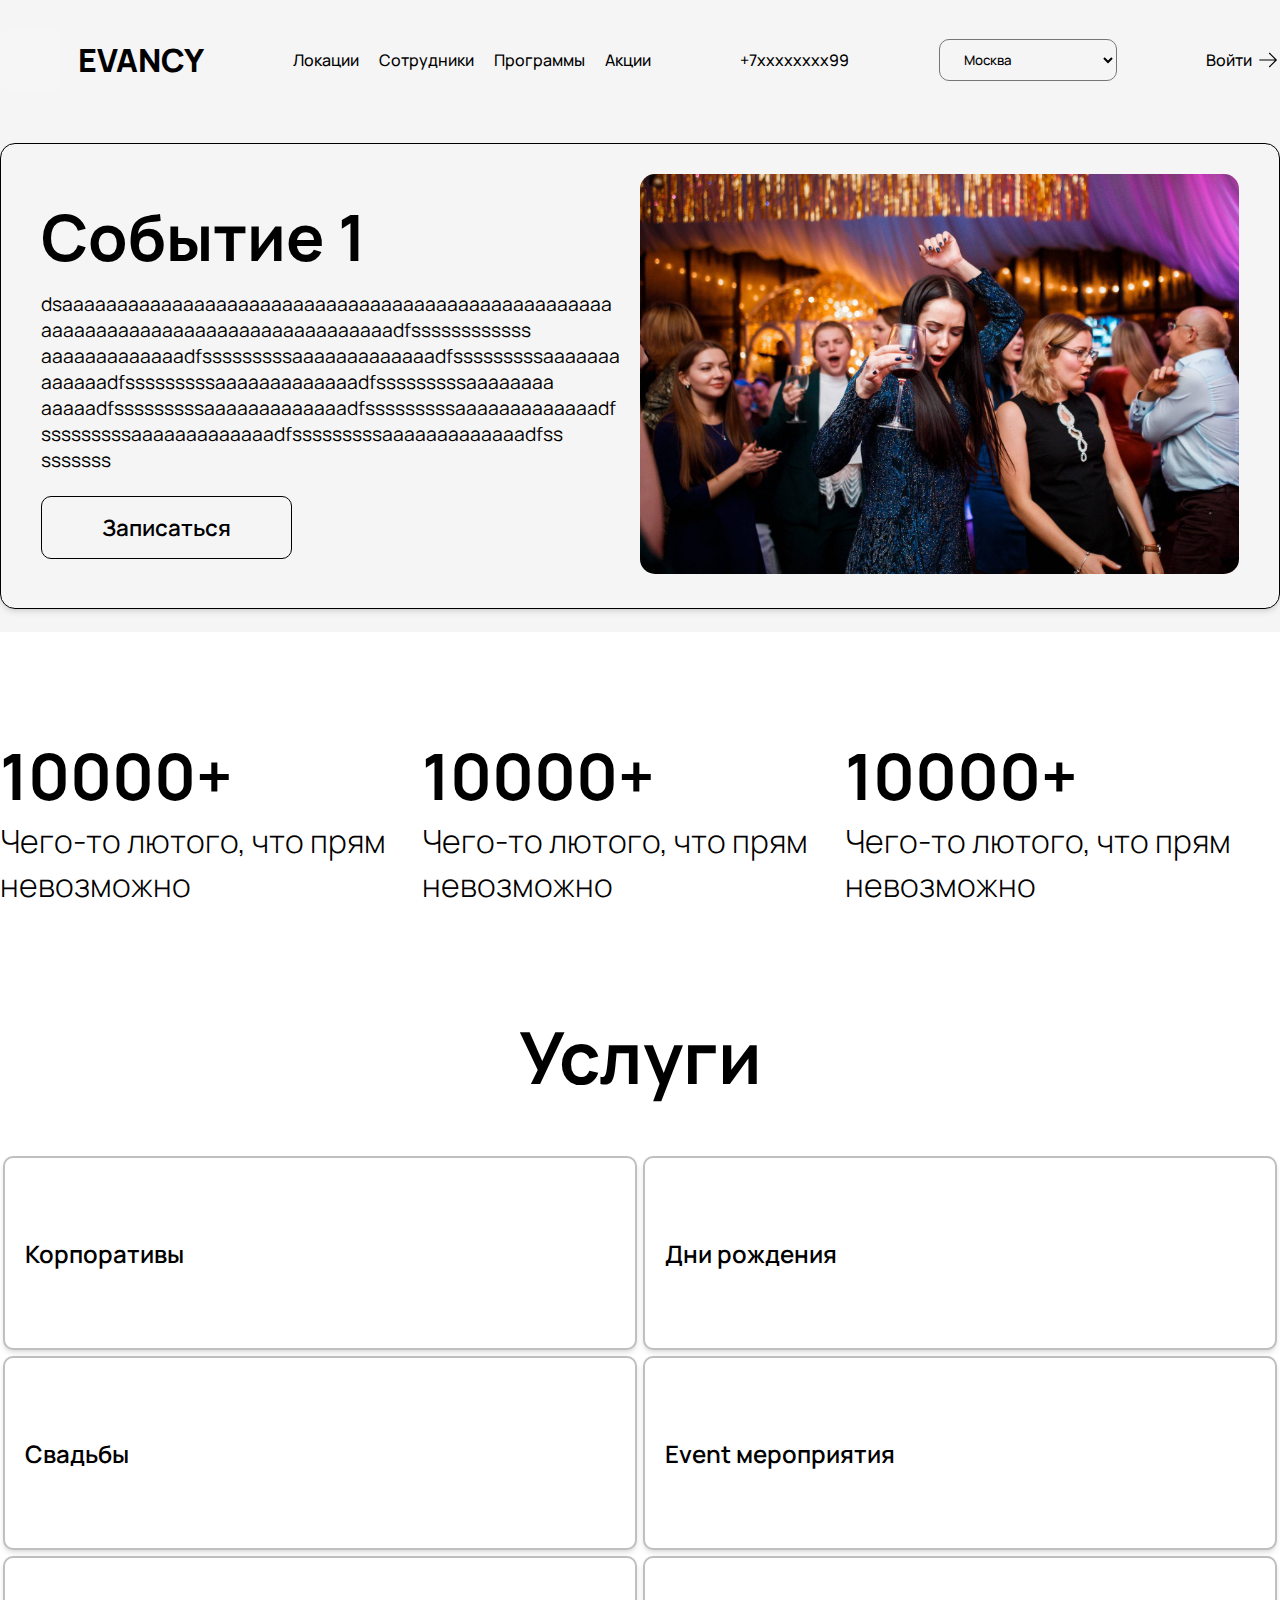
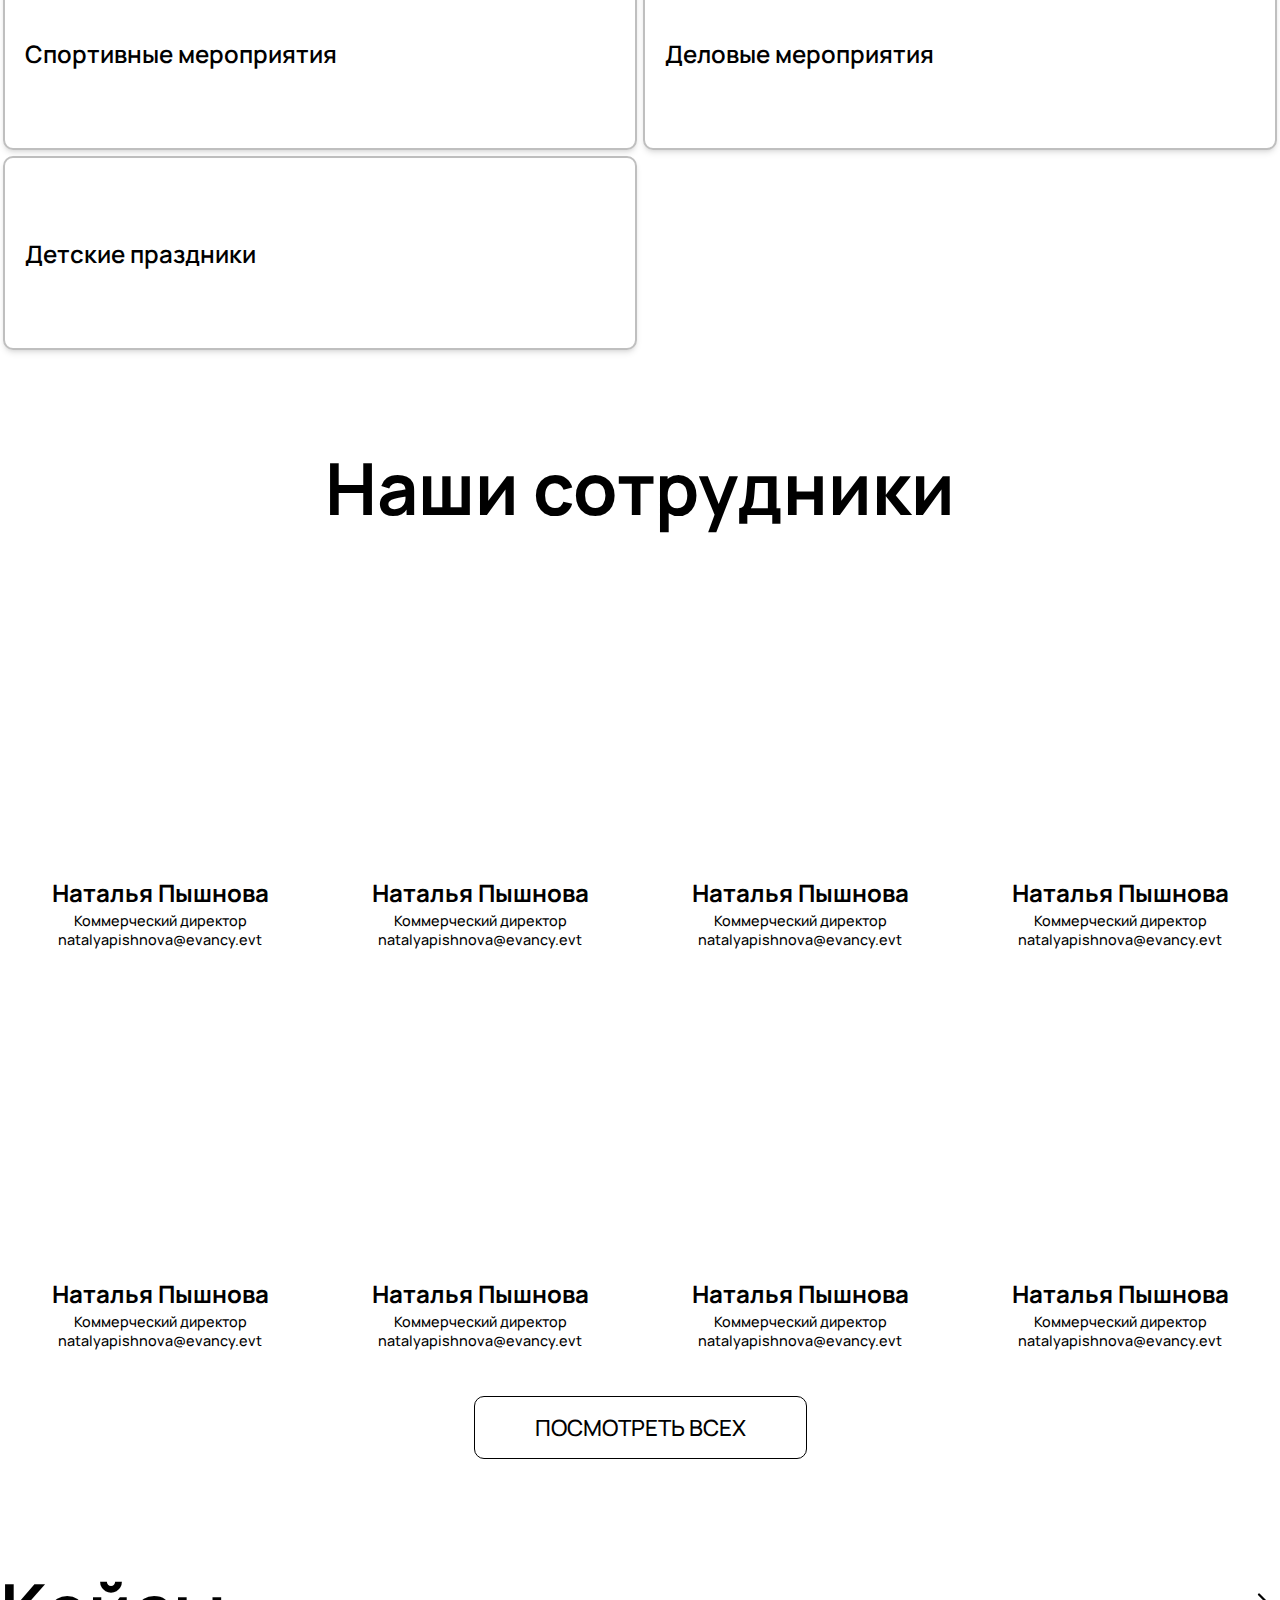
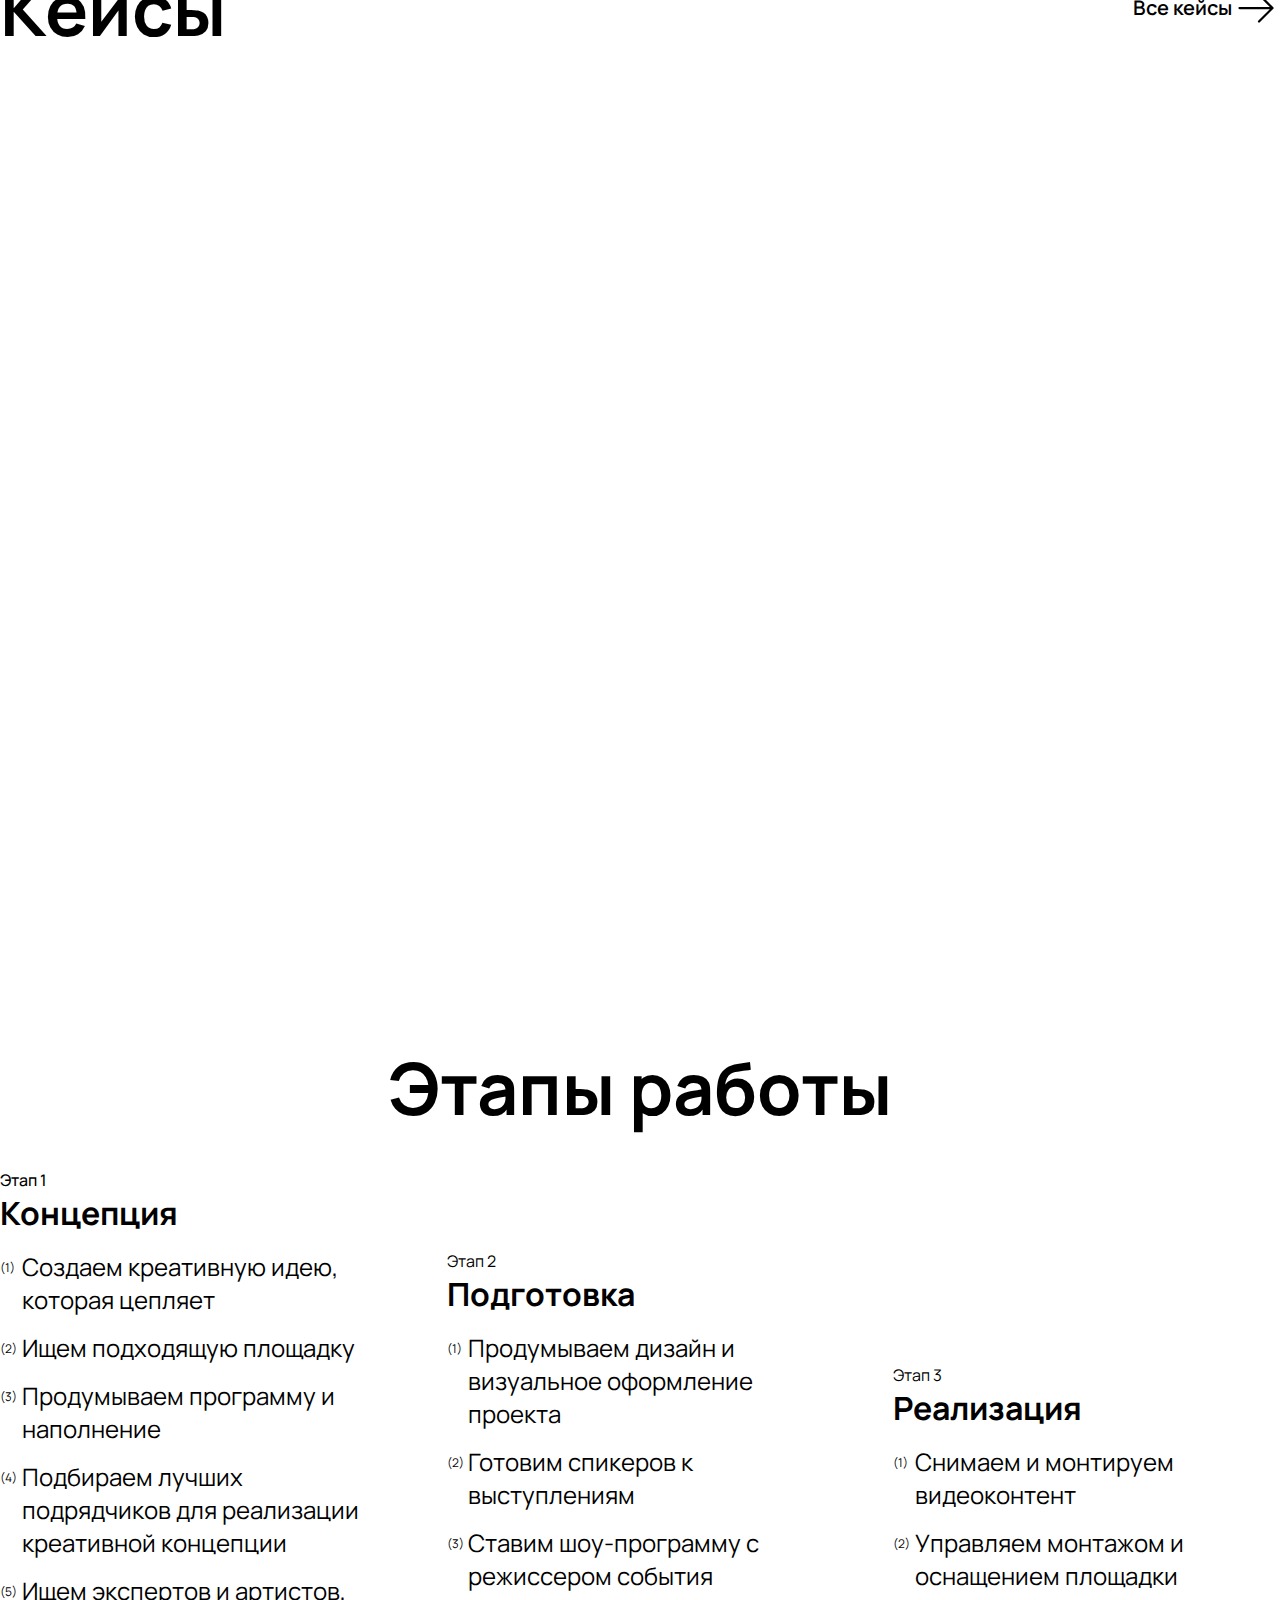
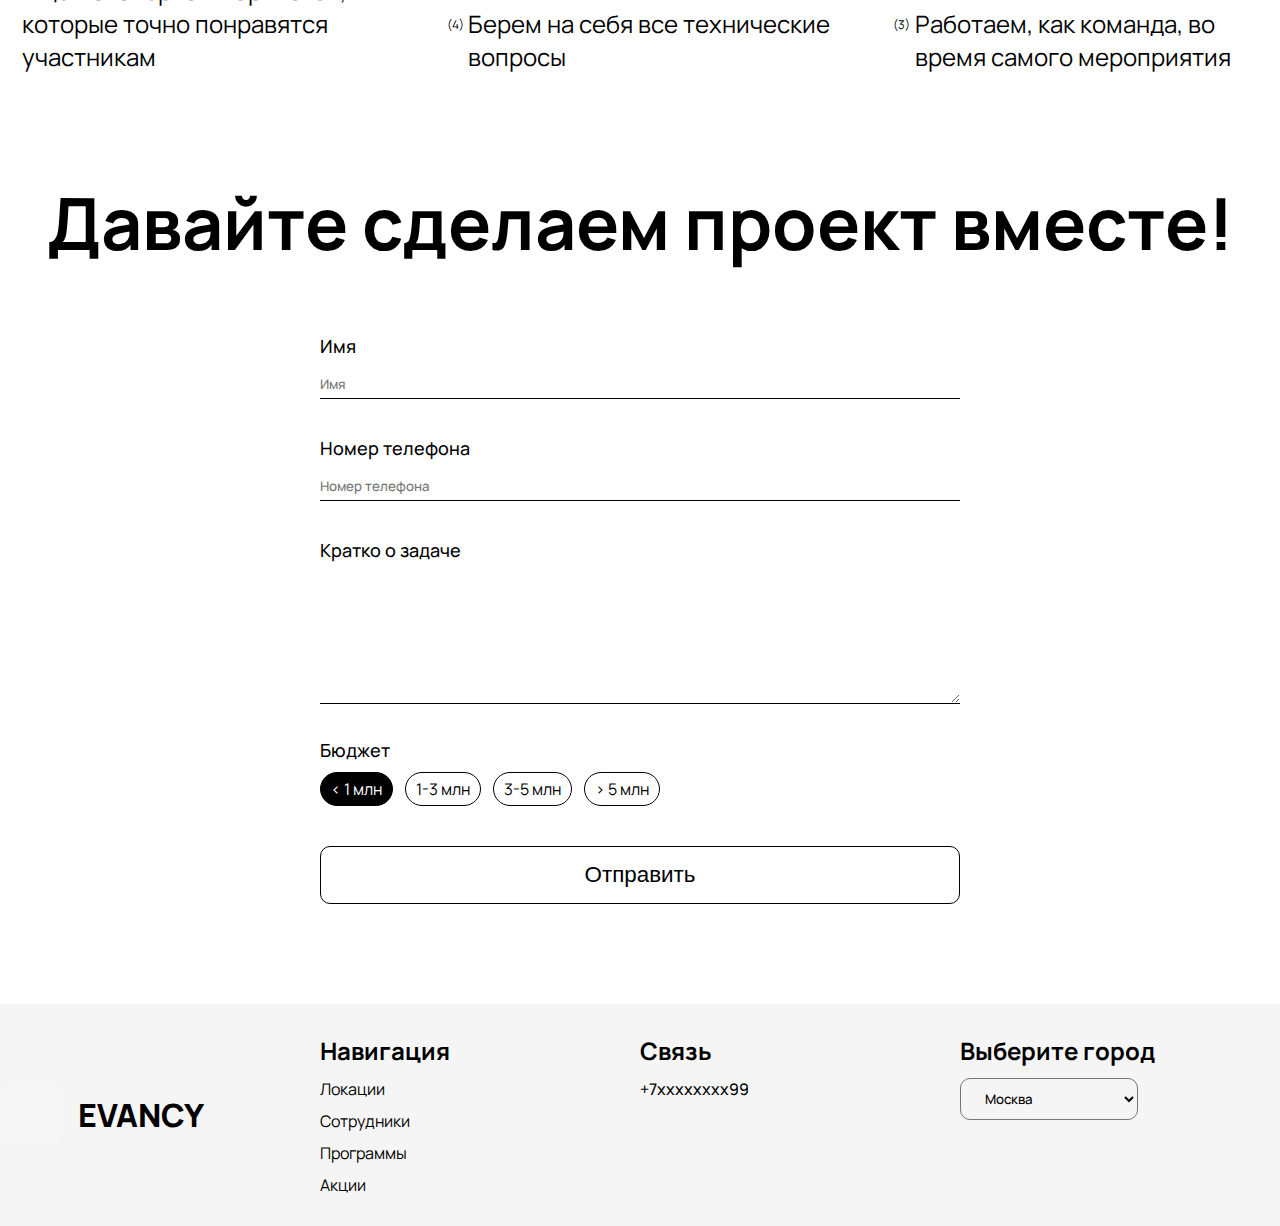
<file: index.html>
<!doctype html>
<html lang="en">
<head>
    <meta charset="UTF-8">
    <meta name="viewport"
          content="width=device-width, user-scalable=no, initial-scale=1.0, maximum-scale=1.0, minimum-scale=1.0">
    <meta http-equiv="X-UA-Compatible" content="ie=edge">
    <link rel="stylesheet" href="assets/styles/style.css">
    <title>Document</title>
</head>
<body>
<div style="background-color: var(--background-color);">
    <header class="">
        <div class="container flex items-center justify-between">
            <a href="./index.html" class="logo text-black flex items-center">
                <div style="border-radius: 8px; background-color: rgba(255,255,255, .1); width: 60px; height: 60px;"></div>
                <h1 class="font-manrope-extrabold">EVANCY</h1>
            </a>
            <nav>
                <ul class="flex items-center">
                    <li>
                        <a href="./locations.html" class="font-manrope-medium">
                            Локации
                        </a>
                    </li>
                    <li>
                        <a href="./employees.html" class="font-manrope-medium">
                            Сотрудники
                        </a>
                    </li>
                    <li>
                        <a href="./programs.html" class="font-manrope-medium">
                            Программы
                        </a>
                    </li>
                    <li>
                        <a href="./discounts.html" class="font-manrope-medium">
                            Акции
                        </a>
                    </li>
                </ul>
            </nav>
            <div class="font-manrope-medium">
                <a href="tel:7xxxxxxxx99" class="text-black">
                    +7xxxxxxxx99
                </a>
            </div>
            <div class="">
                <select>
                    <option disabled>Выберите город</option>
                    <option class="font-manrope-bold">Москва</option>
                    <option class="font-manrope-bold">Санкт-Петербург</option>
                    <option class="font-manrope-bold">Нижний Новгород</option>
                </select>
            </div>
            <div class="">
                <a href="register.html" class="font-manrope-medium flex items-center gap-1 text-black">
                    Войти
                    <span class="flex items-center">
                        <svg xmlns="http://www.w3.org/2000/svg" width="24" height="24" viewBox="0 0 256 256"><path
                                fill="currentColor"
                                d="m220.24 132.24l-72 72a6 6 0 0 1-8.48-8.48L201.51 134H40a6 6 0 0 1 0-12h161.51l-61.75-61.76a6 6 0 0 1 8.48-8.48l72 72a6 6 0 0 1 0 8.48"/></svg>
                    </span>
                </a>
            </div>
        </div>
    </header>
    <div class="container flex items-center main-screen relative">
        <div class="card flex items-center">
            <div class="col-2 flex flex-col">
                <div class="card__title font-manrope-bold">
                    <h1>
                        Событие 1
                    </h1>
                </div>
                <div class="card__description flex flex-col mt-2 pr-4 font-manrope-regular">
                    <p>
                        dsaaaaaaaaaaaaaaaaaaaaaaaaaaaaaaaaaaaaaaaaaaaaaaaaaaaaaaaaaaaaaaaaaaaaaaaaaaaaaaaaaadfssssssssssss
                        aaaaaaaaaaaaadfsssssssssaaaaaaaaaaaaadfsssssssssaaaaaaaaaaaaadfsssssssssaaaaaaaaaaaaadfsssssssssaaaaaaaa
                        aaaaadfsssssssssaaaaaaaaaaaaadfsssssssssaaaaaaaaaaaaadfsssssssssaaaaaaaaaaaaadfsssssssssaaaaaaaaaaaaadfss
                        sssssss
                    </p>
                </div>
                <div class="mt-2 flex">
                    <a href="" class="card__button font-manrope-semibold">
                        Записаться
                    </a>
                </div>
            </div>
            <div class="col-2">
                <img src="./assets/images/corp.jpeg" alt=""
                     style="width: 100%; border-radius: 15px">
            </div>
        </div>
        <div class="absolute right">
            <span class="arrow">
                 <span class="flex items-center">
                        <svg xmlns="http://www.w3.org/2000/svg" width="56" height="56" viewBox="0 0 256 256"><path
                                fill="currentColor"
                                d="m220.24 132.24l-72 72a6 6 0 0 1-8.48-8.48L201.51 134H40a6 6 0 0 1 0-12h161.51l-61.75-61.76a6 6 0 0 1 8.48-8.48l72 72a6 6 0 0 1 0 8.48"/></svg>
                     </span>
            </span>
        </div>
        <div class="absolute left">
            <span class="arrow">
                 <span class="flex items-center">
                       <svg xmlns="http://www.w3.org/2000/svg" width="56" height="56" viewBox="0 0 256 256"><path
                               fill="currentColor"
                               d="M224 128a8 8 0 0 1-8 8H59.31l58.35 58.34a8 8 0 0 1-11.32 11.32l-72-72a8 8 0 0 1 0-11.32l72-72a8 8 0 0 1 11.32 11.32L59.31 120H216a8 8 0 0 1 8 8"/></svg>
                 </span>
            </span>
        </div>
    </div>
</div>
<main>
    <section class="section-padding">
        <div class="container flex items-center">
            <div class="stat flex-col col-4">
                <div class="stat__title font-manrope-bold">
                    10000+
                </div>
                <div class="stat__description font-manrope-light    ">
                    Чего-то лютого, что прям невозможно
                </div>
            </div>
            <div class="stat flex-col col-4">
                <div class="stat__title font-manrope-bold">
                    10000+
                </div>
                <div class="stat__description font-manrope-light    ">
                    Чего-то лютого, что прям невозможно
                </div>
            </div>
            <div class="stat flex-col col-4">
                <div class="stat__title font-manrope-bold">
                    10000+
                </div>
                <div class="stat__description font-manrope-light">
                    Чего-то лютого, что прям невозможно
                </div>
            </div>
        </div>
    </section>
    <section class="section-padding-bottom">
        <h1 class="section-title text-center font-manrope-bold">
            Услуги
        </h1>
        <div class="container flex-wrap justify-between flex mt-5">
            <div class="wrapper__service__card col-6">
                <a href="" class="text-black">
                    <div class="service__card">
                        Корпоративы
                    </div>
                </a>
            </div>
            <div class="wrapper__service__card col-6">
                <a href="" class="text-black">
                    <div class="service__card">
                        Дни рождения
                    </div>
                </a>

            </div>
            <div class="wrapper__service__card col-6">
                <a href="" class="text-black">
                    <div class="service__card">
                        Свадьбы
                    </div>
                </a>
            </div>
            <div class="wrapper__service__card col-6">
                <a href="" class="text-black">
                    <div class="service__card">
                        Event мероприятия
                    </div>
                </a>
            </div>
            <div class="wrapper__service__card col-6">
                <a href="" class="text-black">
                    <div class="service__card">
                        Спортивные мероприятия
                    </div>
                </a>
            </div>
            <div class="wrapper__service__card col-6">
                <a href="" class="text-black">
                    <div class="service__card">
                        Деловые мероприятия
                    </div>
                </a>
            </div>
            <div class="wrapper__service__card col-6">
                <a href="" class="text-black">
                    <div class="service__card">
                        Детские праздники
                    </div>
                </a>
            </div>
        </div>
    </section>
    <section class="section-padding-bottom">
        <h1 class="section-title text-center font-manrope-bold">Наши сотрудники</h1>
        <div class="container mt-5 flex">
            <a href="" class="col-3 flex flex-col items-center p-5 employee__card text-black">
                <div class="employee__img"
                     style="background-image: url(&quot;https://thumb.tildacdn.com/tild6465-6335-4366-b030-613539363135/-/cover/240x240/center/center/-/format/webp/IMG_3376.jpg&quot;);">
                </div>
                <div class="employee__title font-manrope-bold">
                    Наталья Пышнова
                </div>
                <div class="employee__description text-center font-manrope-medium">
                    Коммерческий директор
                    natalyapishnova@evancy.evt
                </div>
            </a>
            <a href="" class="col-3 flex flex-col items-center p-5 employee__card text-black">
                <div class="employee__img"
                     style="background-image: url(&quot;https://thumb.tildacdn.com/tild6465-6335-4366-b030-613539363135/-/cover/240x240/center/center/-/format/webp/IMG_3376.jpg&quot;);">
                </div>
                <div class="employee__title font-manrope-bold">
                    Наталья Пышнова
                </div>
                <div class="employee__description text-center font-manrope-medium">
                    Коммерческий директор
                    natalyapishnova@evancy.evt
                </div>
            </a>
            <a href="" class="col-3 flex flex-col items-center p-5 employee__card text-black">
                <div class="employee__img"
                     style="background-image: url(&quot;https://thumb.tildacdn.com/tild6465-6335-4366-b030-613539363135/-/cover/240x240/center/center/-/format/webp/IMG_3376.jpg&quot;);">
                </div>
                <div class="employee__title font-manrope-bold">
                    Наталья Пышнова
                </div>
                <div class="employee__description text-center font-manrope-medium">
                    Коммерческий директор
                    natalyapishnova@evancy.evt
                </div>
            </a>
            <a href="" class="col-3 flex flex-col items-center p-5 employee__card text-black">
                <div class="employee__img"
                     style="background-image: url(&quot;https://thumb.tildacdn.com/tild6465-6335-4366-b030-613539363135/-/cover/240x240/center/center/-/format/webp/IMG_3376.jpg&quot;);">
                </div>
                <div class="employee__title font-manrope-bold">
                    Наталья Пышнова
                </div>
                <div class="employee__description text-center font-manrope-medium">
                    Коммерческий директор
                    natalyapishnova@evancy.evt
                </div>
            </a>
            <a href="" class="col-3 flex flex-col items-center p-5 employee__card text-black">
                <div class="employee__img"
                     style="background-image: url(&quot;https://thumb.tildacdn.com/tild6465-6335-4366-b030-613539363135/-/cover/240x240/center/center/-/format/webp/IMG_3376.jpg&quot;);">
                </div>
                <div class="employee__title font-manrope-bold">
                    Наталья Пышнова
                </div>
                <div class="employee__description text-center font-manrope-medium">
                    Коммерческий директор
                    natalyapishnova@evancy.evt
                </div>
            </a>
            <a href="" class="col-3 flex flex-col items-center p-5 employee__card text-black">
                <div class="employee__img"
                     style="background-image: url(&quot;https://thumb.tildacdn.com/tild6465-6335-4366-b030-613539363135/-/cover/240x240/center/center/-/format/webp/IMG_3376.jpg&quot;);">
                </div>
                <div class="employee__title font-manrope-bold">
                    Наталья Пышнова
                </div>
                <div class="employee__description text-center font-manrope-medium">
                    Коммерческий директор
                    natalyapishnova@evancy.evt
                </div>
            </a>
            <a href="" class="col-3 flex flex-col items-center p-5 employee__card text-black">
                <div class="employee__img"
                     style="background-image: url(&quot;https://thumb.tildacdn.com/tild6465-6335-4366-b030-613539363135/-/cover/240x240/center/center/-/format/webp/IMG_3376.jpg&quot;);">
                </div>
                <div class="employee__title font-manrope-bold">
                    Наталья Пышнова
                </div>
                <div class="employee__description text-center font-manrope-medium">
                    Коммерческий директор
                    natalyapishnova@evancy.evt
                </div>
            </a>
            <a href="" class="col-3 flex flex-col items-center p-5 employee__card text-black">
                <div class="employee__img"
                     style="background-image: url(&quot;https://thumb.tildacdn.com/tild6465-6335-4366-b030-613539363135/-/cover/240x240/center/center/-/format/webp/IMG_3376.jpg&quot;);">
                </div>
                <div class="employee__title font-manrope-bold">
                    Наталья Пышнова
                </div>
                <div class="employee__description text-center font-manrope-medium">
                    Коммерческий директор
                    natalyapishnova@evancy.evt
                </div>
            </a>
            <div class="flex-col flex w-full mt-3">
                <a href="" class="card__button font-manrope-medium self-center">ПОСМОТРЕТЬ ВСЕХ</a>
            </div>
        </div>
    </section>
    <section class="section-padding-bottom">
        <div class="container">
            <div class="flex items-center justify-between">
                <h1 class="section-title font-manrope-bold">
                    Кейсы
                </h1>
                <div class="flex items-center">
                    <h2 class="text-xl font-manrope-semibold">Все кейсы</h2>
                    <svg xmlns="http://www.w3.org/2000/svg" width="48" height="48" viewBox="0 0 256 256">
                        <path
                                fill="currentColor"
                                d="m220.24 132.24l-72 72a6 6 0 0 1-8.48-8.48L201.51 134H40a6 6 0 0 1 0-12h161.51l-61.75-61.76a6 6 0 0 1 8.48-8.48l72 72a6 6 0 0 1 0 8.48"/>
                    </svg>
                </div>
            </div>
            <div class="mt-5 flex cases">
                <a href="" class="col-4 case__item">
                    <div class="case__img"
                         style="background-image: url(&quot;https://tfd-agency.ru/wp-content/uploads/2022/03/nokian-15-400x300.jpg&quot;)">
                    </div>
                </a>
                <a href="" class="col-4 case__item">
                    <div class="case__img"
                         style="background-image: url(&quot;https://tfd-agency.ru/wp-content/uploads/2022/03/okko13-400x300.jpg&quot;)">
                    </div>
                </a>
                <a href="" class="col-4 case__item">
                    <div class="case__img"
                         style="background-image: url(&quot;https://tfd-agency.ru/wp-content/uploads/2022/03/mega2-400x300.jpg&quot;)">
                    </div>
                </a>
                <a href="" class="col-4 case__item">
                    <div class="case__img"
                         style="background-image: url(&quot;https://cdn.optipic.io/site-102486/wp-content/uploads/2020/09/i5.jpg&quot;)">
                    </div>
                </a>
                <a href="" class="col-4 case__item">
                    <div class="case__img"
                         style="background-image: url(&quot;https://cdn.optipic.io/site-102486/wp-content/uploads/2020/09/i4.jpg&quot;)">
                    </div>
                </a>
                <a href="" class="col-4 case__item">
                    <div class="case__img"
                         style="background-image: url(&quot;https://cdn.optipic.io/site-102486/wp-content/uploads/2020/09/i8.jpg&quot;)">
                    </div>
                </a>
            </div>
        </div>
    </section>
    <section class="section-padding-bottom">
        <h1 class="section-title font-manrope-bold text-center">
            Этапы работы
        </h1>
        <div class="container mt-5">
            <div class="steps">
                <div class="step step__first">
                    <h1 class="step__title font-manrope-bold">
                        Концепция
                    </h1>
                    <div class="step__steps font-manrope-medium flex-col flex">
                        <p class="step__desc sdf">Создаем креативную идею,
                            которая цепляет</p>
                        <p class="step__desc sds">Ищем подходящую площадку</p>
                        <p class="step__desc sdt">Продумываем программу и наполнение</p>
                        <p class="step__desc sdfth">Подбираем лучших подрядчиков
                            для реализации креативной
                            концепции</p>
                        <p class="step__desc sdfifth">Ищем экспертов и артистов,
                            которые точно понравятся
                            участникам</p>
                    </div>
                </div>
                <div class="step step__second">
                    <h1 class="step__title font-manrope-bold">
                        Подготовка
                    </h1>
                    <div class="step__steps font-manrope-medium flex-col flex">
                        <p class="step__desc sdf">
                            Продумываем дизайн
                            и визуальное оформление
                            проекта
                        </p>
                        <p class="step__desc sds">
                            Готовим спикеров
                            к выступлениям
                        </p>
                        <p class="step__desc sdt">
                            Ставим шоу-программу
                            с режиссером события
                        </p>
                        <p class="step__desc sdfth">
                            Берем на себя
                            все технические вопросы
                        </p>
                    </div>
                </div>
                <div class="step step__third">
                    <h1 class="step__title font-manrope-bold">
                        Реализация
                    </h1>
                    <div class="step__steps font-manrope-medium flex-col flex">
                        <p class="step__desc sdf">
                            Снимаем и монтируем
                            видеоконтент
                        </p>
                        <p class="step__desc sds">
                            Управляем монтажом
                            и оснащением площадки
                        </p>
                        <p class="step__desc sdt">
                            Работаем, как команда,
                            во время самого мероприятия
                        </p>
                    </div>
                </div>
            </div>
        </div>
    </section>
    <section class="section-padding-bottom">
        <h1 class="section-title font-manrope-bold text-center">
            Давайте сделаем проект вместе!
        </h1>
        <div class="container" style="margin-top: 60px">
            <form action="" method="post" class="flex flex-col items-center">
                <div class="flex flex-col w-full items-center">
                    <label for="name" class="font-manrope-medium text-lg text-start w-half">
                        Имя
                    </label>
                    <input type="text" class="font-manrope-medium" id="name" placeholder="Имя">
                </div>
                <div class="flex flex-col w-full items-center">
                    <label for="phone_number" class="font-manrope-medium text-start w-half text-lg">
                        Номер телефона
                    </label>
                    <input type="text" class="font-manrope-medium" id="phone_number" placeholder="Номер телефона">
                </div>
                <div class="flex flex-col w-full items-center">
                    <label for="about" class="font-manrope-medium text-lg w-half text-start">
                        Кратко о задаче
                    </label>
                    <textarea name="" id="about" rows="5" placeholder="Кратко о задаче">
                    </textarea>
                    <!--                    <input type="text" class="font-manrope-medium" id="about" placeholder="Кратко о задаче">-->
                </div>
                <div class="flex w-full justify-center mt-5">
                    <div class="flex flex-col" style="width: 50%;">
                        <label class="font-manrope-medium text-lg mb-2">Бюджет</label>
                        <div class="flex gap-5">
                        <span class="budget text-base active-budget">
                            < 1 млн
                        </span>
                            <span class="budget text-base">
                            1-3 млн
                        </span>
                            <span class="budget text-base">
                            3-5 млн
                        </span>
                            <span class="budget text-base">
                            > 5 млн
                        </span>
                        </div>
                    </div>
                </div>
                <button type="submit" class="card__button">
                    Отправить
                </button>
            </form>
        </div>
    </section>
</main>
<footer>
    <div class="container">
        <div class="logo flex items-center">
            <div style="border-radius: 8px; background-color: rgba(255,255,255, .1); width: 60px; height: 60px;"></div>
            <h1 class="font-manrope-extrabold">EVANCY</h1>
        </div>
        <div class="flex flex-col">
            <h2 class="font-manrope-bold">Навигация</h2>
            <div class="flex flex-col mt-2">
                <nav>
                    <ul class="flex flex-col">
                        <li>
                            <a href="./locations.html" class="font-manrope-regular">
                                Локации
                            </a>
                        </li>
                        <li>
                            <a href="./employees.html" class="font-manrope-regular">
                                Сотрудники
                            </a>
                        </li>
                        <li>
                            <a href="./programs.html" class="font-manrope-regular">
                                Программы
                            </a>
                        </li>
                        <li>
                            <a href="" class="font-manrope-regular">
                                Акции
                            </a>
                        </li>
                    </ul>
                </nav>
            </div>
        </div>
        <div class="font-manrope-medium">
            <h2 class="font-manrope-bold">
                Связь
            </h2>
            <div class="mt-2">
                <a href="tel:7xxxxxxxx99" class="text-black mt-2">
                    +7xxxxxxxx99
                </a>
            </div>
        </div>
        <div class="flex flex-col">
            <h2 class="font-manrope-bold">
                Выберите город
            </h2>
            <div class="mt-2">
                <select>
                    <option disabled>Выберите город</option>
                    <option class="font-manrope-bold">Москва</option>
                    <option class="font-manrope-bold">Санкт-Петербург</option>
                    <option class="font-manrope-bold">Нижний Новгород</option>
                </select>
            </div>
        </div>
    </div>
</footer>
</body>
</html>
</file>
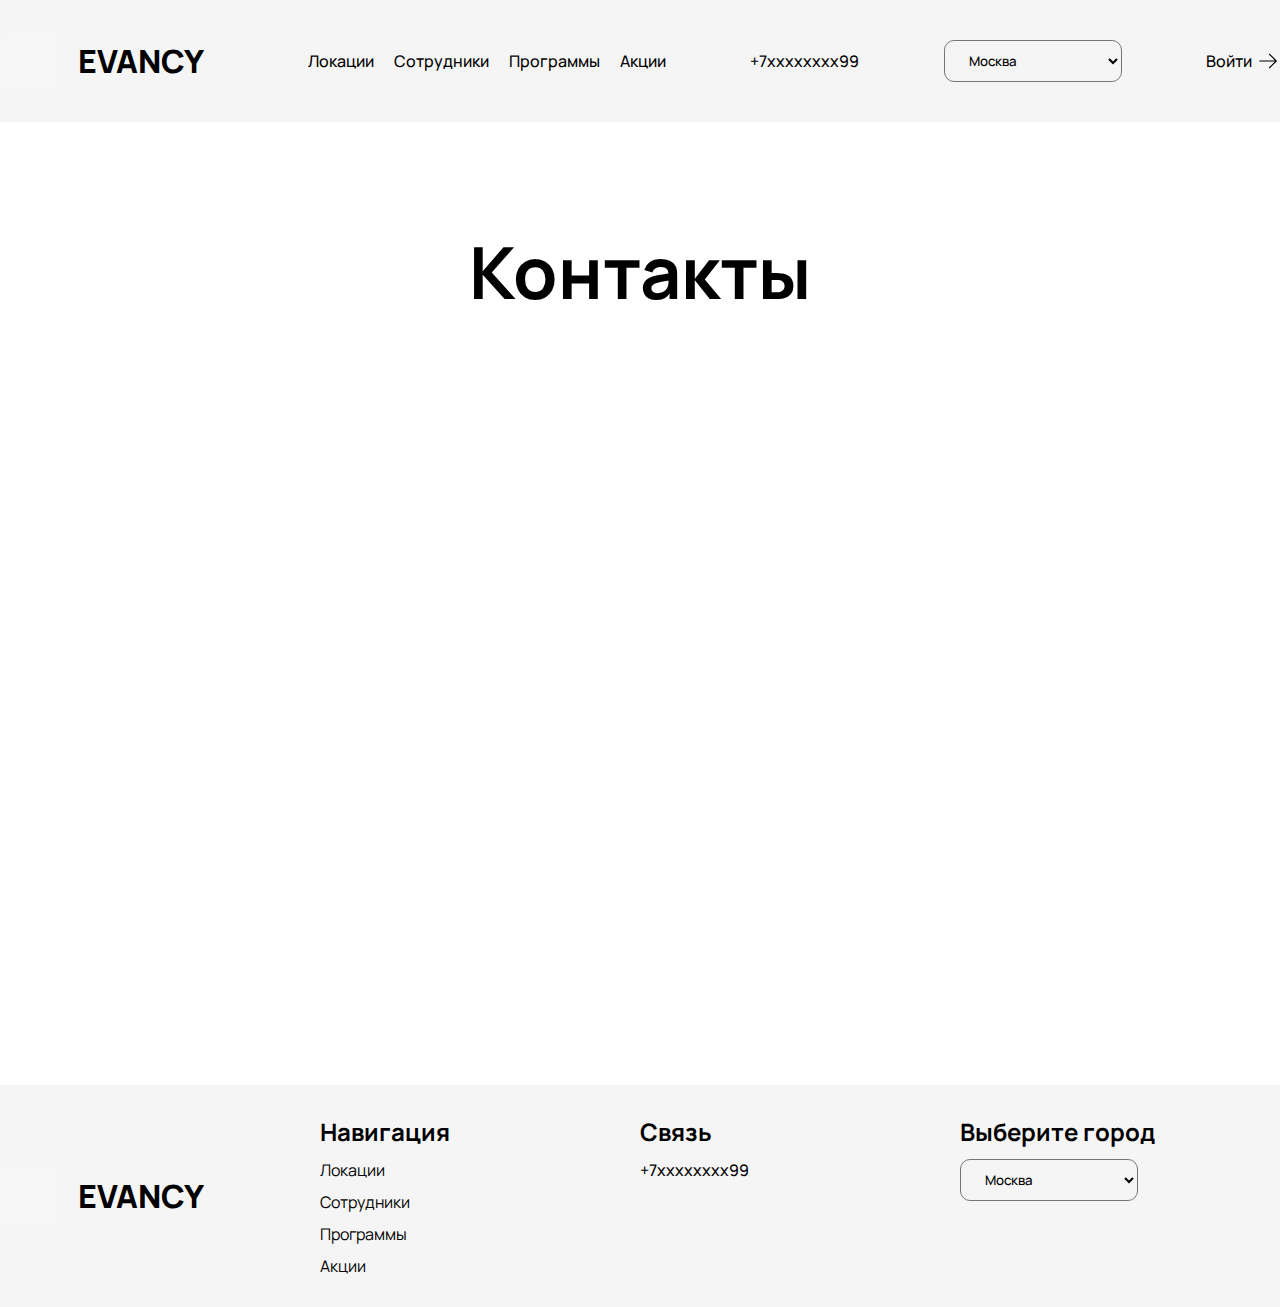
<file: contacts.html>
<!doctype html>
<html lang="en">
<head>
    <meta charset="UTF-8">
    <meta name="viewport"
          content="width=device-width, user-scalable=no, initial-scale=1.0, maximum-scale=1.0, minimum-scale=1.0">
    <meta http-equiv="X-UA-Compatible" content="ie=edge">
    <link rel="stylesheet" href="./assets/styles/discounts.css">
    <title>Document</title>
</head>
<body>
<div style="background-color: var(--background-color);">
    <header class="">
        <div class="container flex items-center justify-between">
            <a href="./index.html" class="logo text-black flex items-center">
                <div style="border-radius: 8px; background-color: rgba(255,255,255, .1); width: 60px; height: 60px;"></div>
                <h1 class="font-manrope-extrabold">EVANCY</h1>
            </a>
            <nav>
                <ul class="flex items-center">
                    <li>
                        <a href="./locations.html" class="font-manrope-medium">
                            Локации
                        </a>
                    </li>
                    <li>
                        <a href="./employees.html" class="font-manrope-medium">
                            Сотрудники
                        </a>
                    </li>
                    <li>
                        <a href="" class="font-manrope-medium">
                            Программы
                        </a>
                    </li>
                    <li>
                        <a href="" class="font-manrope-medium">
                            Акции
                        </a>
                    </li>
                </ul>
            </nav>
            <div class="font-manrope-medium">
                <a href="tel:7xxxxxxxx99" class="text-black">
                    +7xxxxxxxx99
                </a>
            </div>
            <div class="program__photo">
                <select>
                    <option disabled>Выберите город</option>
                    <option class="font-manrope-bold">Москва</option>
                    <option class="font-manrope-bold">Санкт-Петербург</option>
                    <option class="font-manrope-bold">Нижний Новгород</option>
                </select>
            </div>
            <div class="program__photo">
                <a href="register.html" class="font-manrope-medium flex items-center gap-1 text-black">
                    Войти
                    <span class="flex items-center">
                        <svg xmlns="http://www.w3.org/2000/svg" width="24" height="24" viewBox="0 0 256 256"><path
                                fill="currentColor"
                                d="m220.24 132.24l-72 72a6 6 0 0 1-8.48-8.48L201.51 134H40a6 6 0 0 1 0-12h161.51l-61.75-61.76a6 6 0 0 1 8.48-8.48l72 72a6 6 0 0 1 0 8.48"/></svg>
                    </span>
                </a>
            </div>
        </div>
    </header>
</div>
<main>
    <section class="section-padding">
        <h1 class="section-title font-manrope-bold text-center">
            Контакты
        </h1>
        <div class="mt-12">
            <div class="container flex items-center justify-center">
                <iframe class="w-full"
                        src="https://yandex.ru/map-widget/v1/?um=constructor%3Ab7ee1ef27fcd744626e2505717630dd330ad865f682b48100d69c51f5d325fec&amp;source=constructor"
                        width="1069" height="600" frameborder="0">
                </iframe>

            </div>
        </div>
    </section>
</main>
<footer>
    <div class="container">
        <div class="logo flex items-center">
            <div style="border-radius: 8px; background-color: rgba(255,255,255, .1); width: 60px; height: 60px;"></div>
            <h1 class="font-manrope-extrabold">EVANCY</h1>
        </div>
        <div class="flex flex-col">
            <h2 class="font-manrope-bold">Навигация</h2>
            <div class="flex flex-col mt-2">
                <nav>
                    <ul class="flex flex-col">
                        <li>
                            <a href="./locations.html" class="font-manrope-regular">
                                Локации
                            </a>
                        </li>
                        <li>
                            <a href="./employees.html" class="font-manrope-regular">
                                Сотрудники
                            </a>
                        </li>
                        <li>
                            <a href="" class="font-manrope-regular">
                                Программы
                            </a>
                        </li>
                        <li>
                            <a href="" class="font-manrope-regular">
                                Акции
                            </a>
                        </li>
                    </ul>
                </nav>
            </div>
        </div>
        <div class="font-manrope-medium">
            <h2 class="font-manrope-bold">
                Связь
            </h2>
            <div class="mt-2">
                <a href="tel:7xxxxxxxx99" class="text-black mt-2">
                    +7xxxxxxxx99
                </a>
            </div>
        </div>
        <div class="flex flex-col">
            <h2 class="font-manrope-bold">
                Выберите город
            </h2>
            <div class="mt-2">
                <select>
                    <option disabled>Выберите город</option>
                    <option class="font-manrope-bold">Москва</option>
                    <option class="font-manrope-bold">Санкт-Петербург</option>
                    <option class="font-manrope-bold">Нижний Новгород</option>
                </select>
            </div>
        </div>
    </div>
</footer>
</body>
</html>
</file>
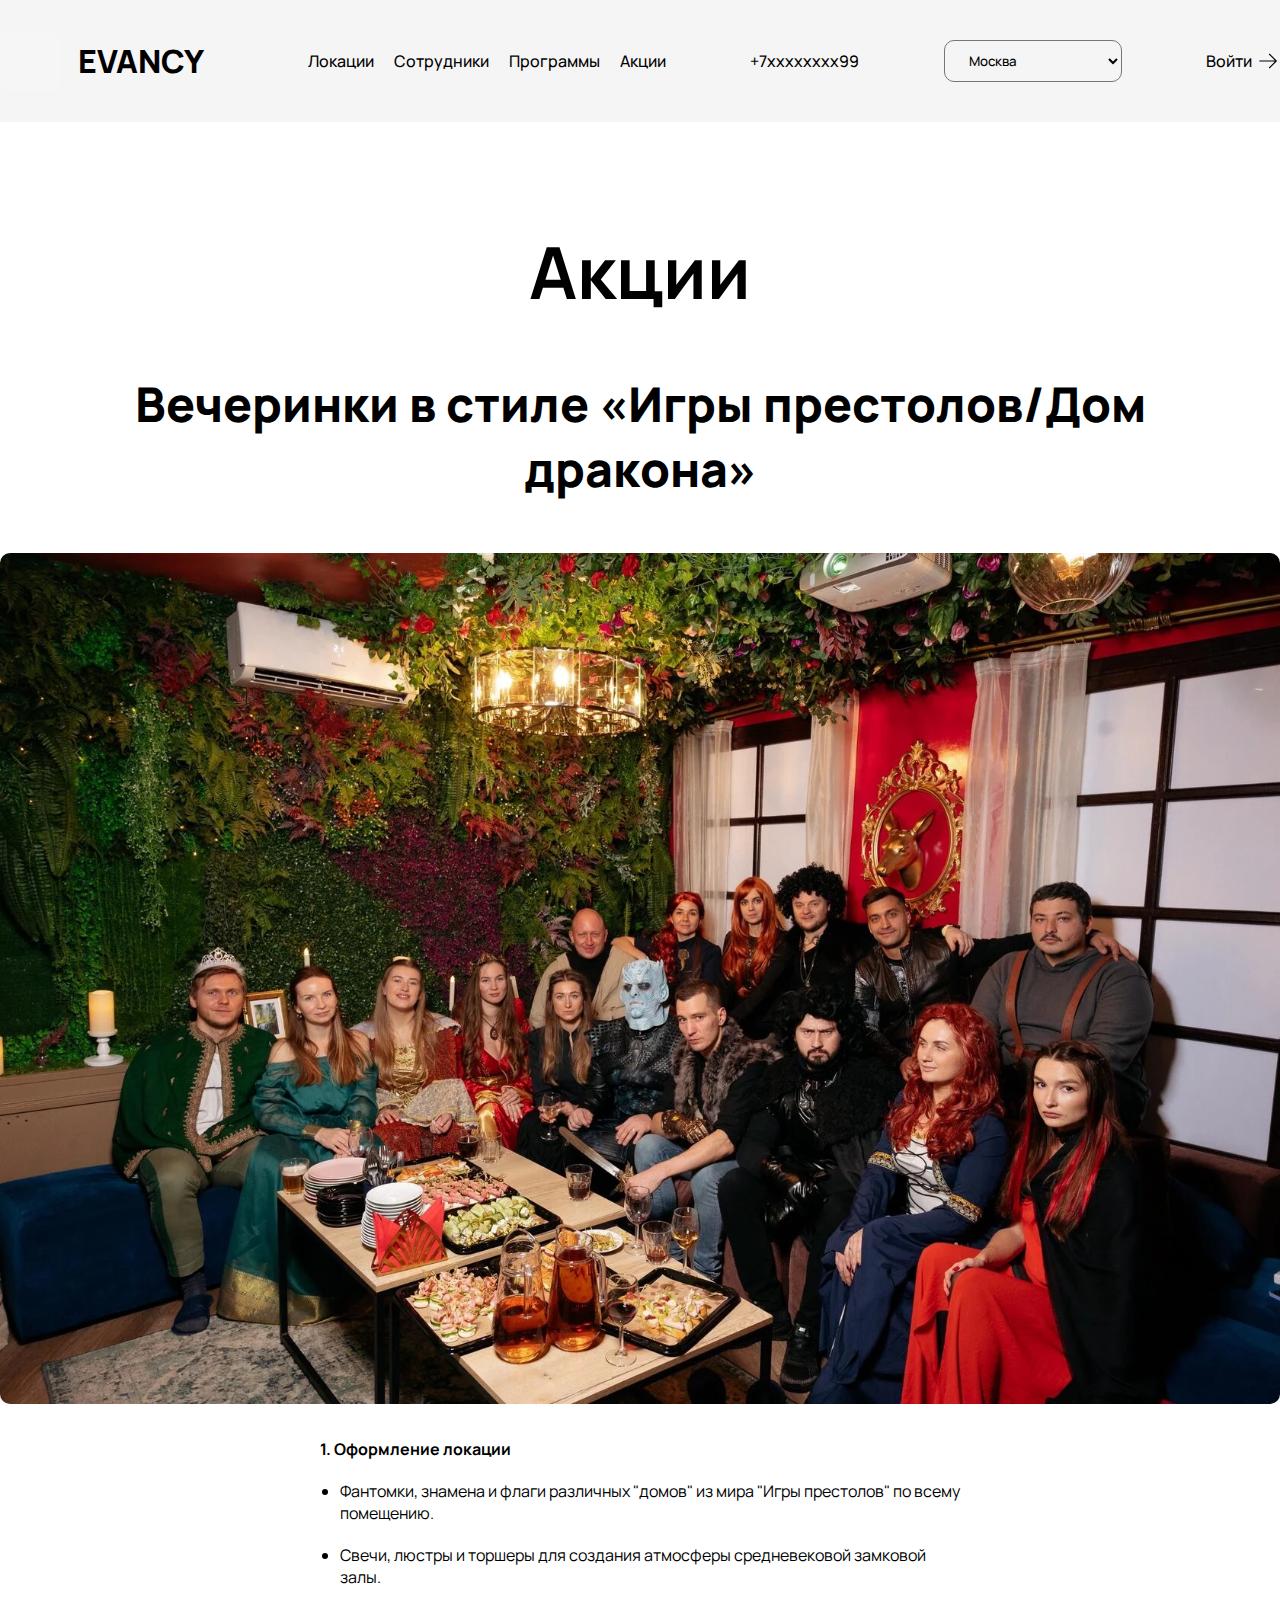
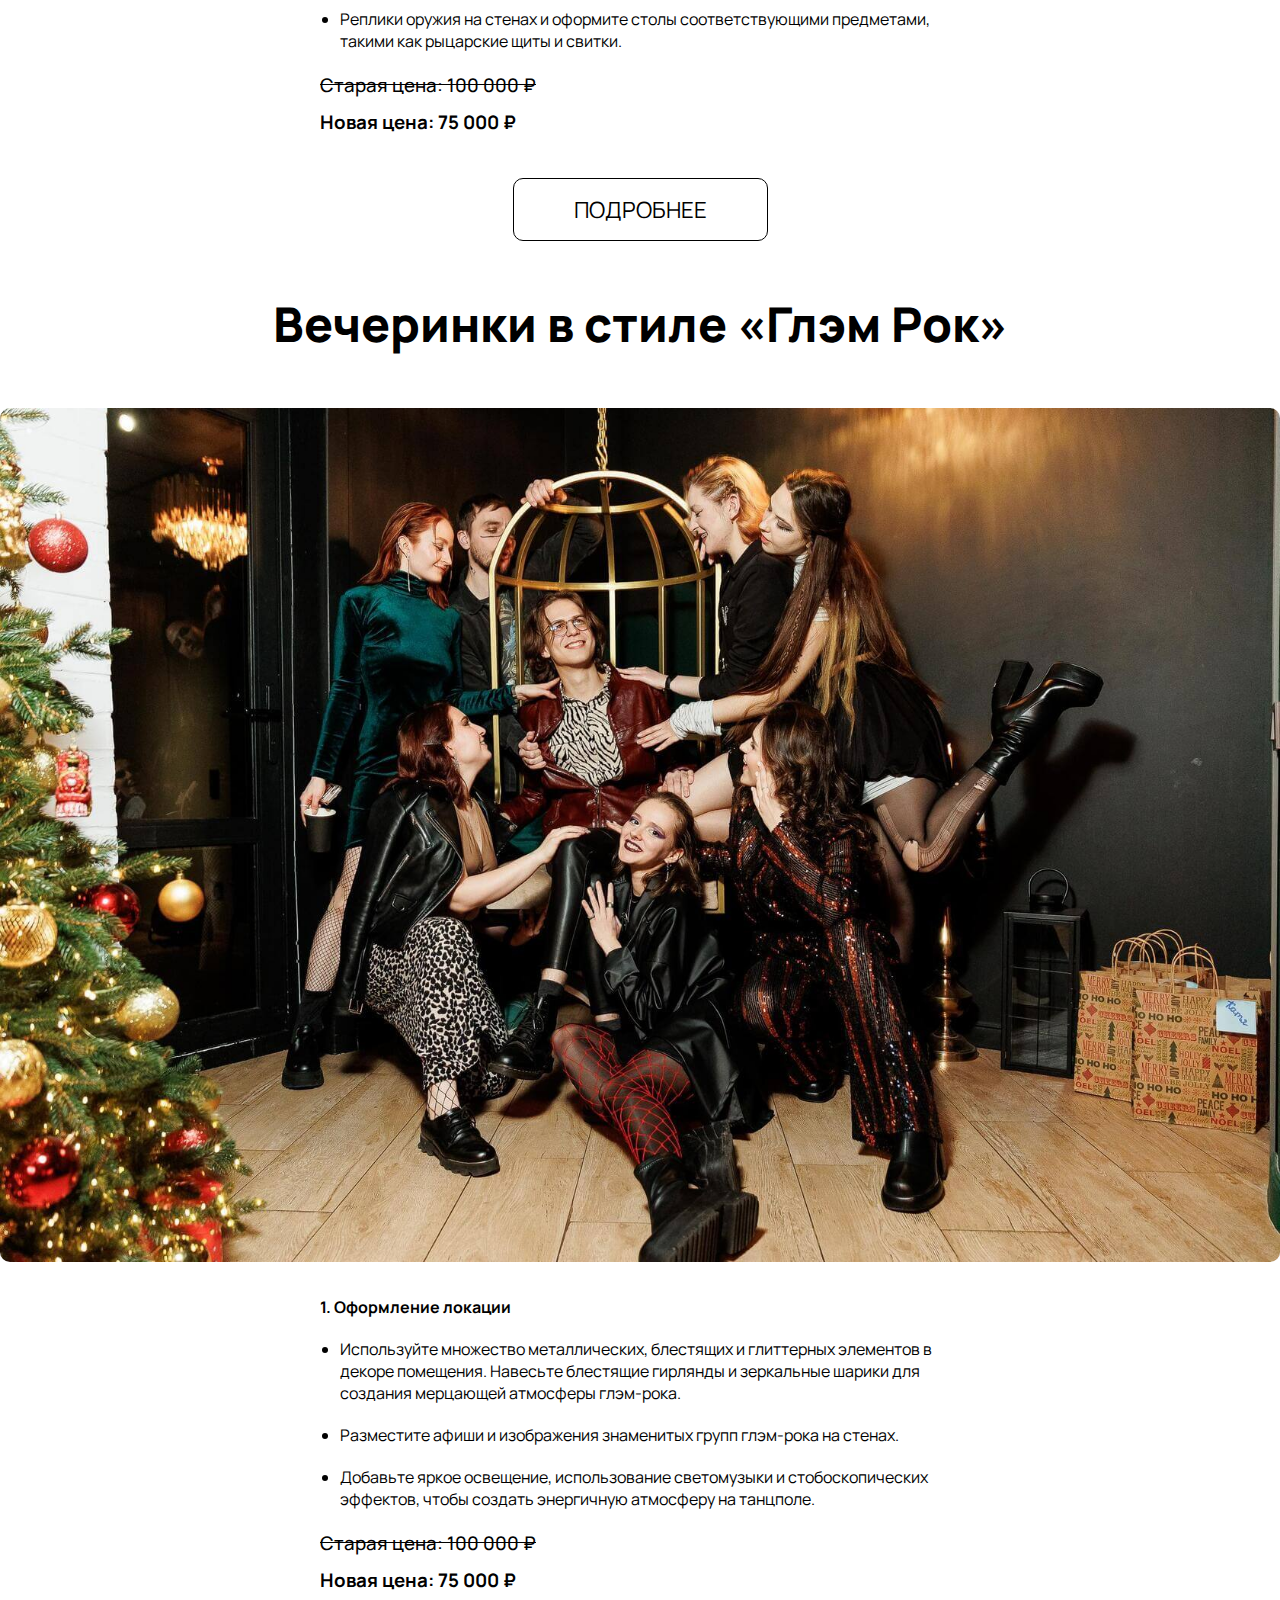
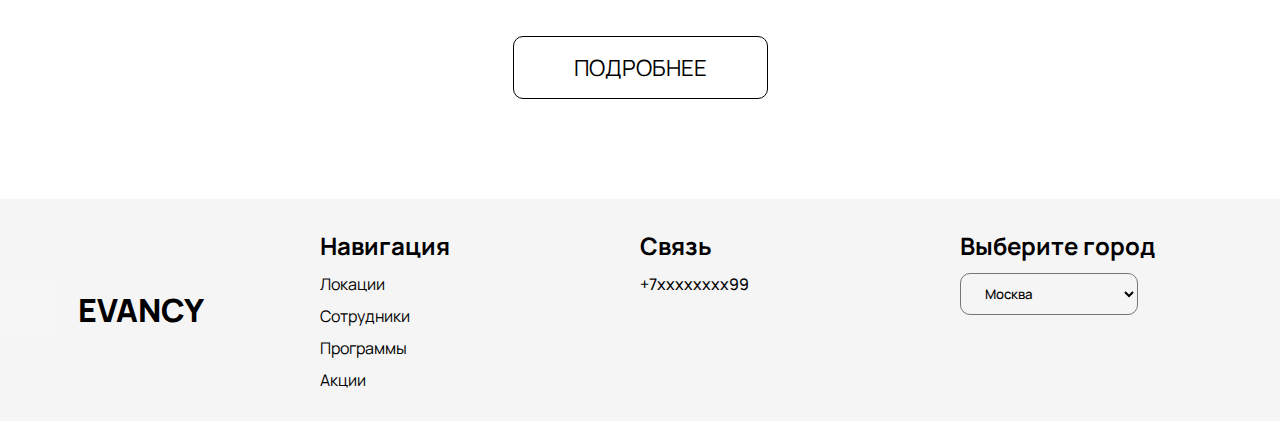
<file: discounts.html>
<!doctype html>
<html lang="en">
<head>
    <meta charset="UTF-8">
    <meta name="viewport"
          content="width=device-width, user-scalable=no, initial-scale=1.0, maximum-scale=1.0, minimum-scale=1.0">
    <meta http-equiv="X-UA-Compatible" content="ie=edge">
    <link rel="stylesheet" href="./assets/styles/discounts.css">
    <title>Discounts</title>
</head>
<body>
<div style="background-color: var(--background-color);">
    <header class="">
        <div class="container flex items-center justify-between">
            <a href="./index.html" class="logo text-black flex items-center">
                <div style="border-radius: 8px; background-color: rgba(255,255,255, .1); width: 60px; height: 60px;"></div>
                <h1 class="font-manrope-extrabold">EVANCY</h1>
            </a>
            <nav>
                <ul class="flex items-center">
                    <li>
                        <a href="./locations.html" class="font-manrope-medium">
                            Локации
                        </a>
                    </li>
                    <li>
                        <a href="./employees.html" class="font-manrope-medium">
                            Сотрудники
                        </a>
                    </li>
                    <li>
                        <a href="" class="font-manrope-medium">
                            Программы
                        </a>
                    </li>
                    <li>
                        <a href="" class="font-manrope-medium">
                            Акции
                        </a>
                    </li>
                </ul>
            </nav>
            <div class="font-manrope-medium">
                <a href="tel:7xxxxxxxx99" class="text-black">
                    +7xxxxxxxx99
                </a>
            </div>
            <div class="program__photo">
                <select>
                    <option disabled>Выберите город</option>
                    <option class="font-manrope-bold">Москва</option>
                    <option class="font-manrope-bold">Санкт-Петербург</option>
                    <option class="font-manrope-bold">Нижний Новгород</option>
                </select>
            </div>
            <div class="program__photo">
                <a href="register.html" class="font-manrope-medium flex items-center gap-1 text-black">
                    Войти
                    <span class="flex items-center">
                        <svg xmlns="http://www.w3.org/2000/svg" width="24" height="24" viewBox="0 0 256 256"><path
                                fill="currentColor"
                                d="m220.24 132.24l-72 72a6 6 0 0 1-8.48-8.48L201.51 134H40a6 6 0 0 1 0-12h161.51l-61.75-61.76a6 6 0 0 1 8.48-8.48l72 72a6 6 0 0 1 0 8.48"/></svg>
                    </span>
                </a>
            </div>
        </div>
    </header>
</div>
<main>
    <section class="section-padding">
        <h1 class="section-title text-center font-manrope-bold">
            Акции
        </h1>
        <div class="container">
            <div class="program__card__ver__2 flex flex-col items-center">
                <h2 class="font-manrope-extrabold text-center mt-7">Вечеринки в стиле «Игры престолов/Дом дракона»</h2>
                <div class="program__photo__ver__2 mt-10">
                    <img src="./assets/images/programs/GameOfThrones/GameOfThrones_5.jpg" alt="">
                </div>
                <div class="program__plan">
                    <div class="program__plan__title">
                        <span>
                            1. Оформление локации
                        </span>
                    </div>
                    <div class="program__plan__specification">
                        <ul>
                            <li>
                                Фантомки, знамена и флаги различных "домов" из мира "Игры престолов" по всему
                                помещению.
                            </li>
                            <li>
                                Cвечи, люстры и торшеры для создания атмосферы средневековой замковой залы.
                            </li>
                            <li>
                                Реплики оружия на стенах и оформите столы соответствующими предметами,
                                такими как рыцарские щиты и свитки.
                            </li>
                        </ul>
                    </div>
                    <h3 class="font-manrope-medium">
                        <del>Старая цена: 100 000 &#8381</del>
                    </h3>
                    <h3 class="font-manrope-bold mt-2">
                        Новая цена: 75 000 &#8381
                    </h3>
                    <div class="flex justify-center items-center mt-5">
                        <a href="./program_detail.html" class="card__button font-manrope-regular">
                            ПОДРОБНЕЕ
                        </a>
                    </div>
                </div>
            </div>
            <div class="program__card__ver__2 flex flex-col items-center">
                <h2 class="font-manrope-extrabold text-center mt-7">
                    Вечеринки в стиле «Глэм Рок»
                </h2>
                <div class="program__photo__ver__2 mt-10">
                    <img src="./assets/images/programs/Glam-Rock/Glam-Rock_1.jpg" alt="">
                </div>
                <div class="program__plan">
                    <div class="program__plan__title">
                        <span>
                            1. Оформление локации
                        </span>
                    </div>

                    <div class="program__plan__specification">
                        <ul>
                            <li>
                                Используйте множество металлических, блестящих и глиттерных элементов в декоре
                                помещения. Навесьте блестящие гирлянды и зеркальные шарики для создания мерцающей
                                атмосферы глэм-рока.
                            </li>
                            <li>
                                Разместите афиши и изображения знаменитых групп глэм-рока на стенах.
                            </li>
                            <li>
                                Добавьте яркое освещение, использование светомузыки и стобоскопических эффектов, чтобы
                                создать энергичную атмосферу на танцполе.
                            </li>
                        </ul>
                    </div>
                    <h3 class="font-manrope-medium">
                        <del>Старая цена: 100 000 &#8381</del>
                    </h3>
                    <h3 class="font-manrope-bold mt-2">
                        Новая цена: 75 000 &#8381
                    </h3>
                    <div class="flex justify-center items-center mt-5">
                        <a href="#" class="card__button font-manrope-regular">
                            ПОДРОБНЕЕ
                        </a>
                    </div>
                </div>
            </div>
        </div>
    </section>
</main>
<footer>
    <div class="container">
        <div class="logo flex items-center">
            <div style="border-radius: 8px; background-color: rgba(255,255,255, .1); width: 60px; height: 60px;"></div>
            <h1 class="font-manrope-extrabold">EVANCY</h1>
        </div>
        <div class="flex flex-col">
            <h2 class="font-manrope-bold">Навигация</h2>
            <div class="flex flex-col mt-2">
                <nav>
                    <ul class="flex flex-col">
                        <li>
                            <a href="./locations.html" class="font-manrope-regular">
                                Локации
                            </a>
                        </li>
                        <li>
                            <a href="./employees.html" class="font-manrope-regular">
                                Сотрудники
                            </a>
                        </li>
                        <li>
                            <a href="" class="font-manrope-regular">
                                Программы
                            </a>
                        </li>
                        <li>
                            <a href="" class="font-manrope-regular">
                                Акции
                            </a>
                        </li>
                    </ul>
                </nav>
            </div>
        </div>
        <div class="font-manrope-medium">
            <h2 class="font-manrope-bold">
                Связь
            </h2>
            <div class="mt-2">
                <a href="tel:7xxxxxxxx99" class="text-black mt-2">
                    +7xxxxxxxx99
                </a>
            </div>
        </div>
        <div class="flex flex-col">
            <h2 class="font-manrope-bold">
                Выберите город
            </h2>
            <div class="mt-2">
                <select>
                    <option disabled>Выберите город</option>
                    <option class="font-manrope-bold">Москва</option>
                    <option class="font-manrope-bold">Санкт-Петербург</option>
                    <option class="font-manrope-bold">Нижний Новгород</option>
                </select>
            </div>
        </div>
    </div>
</footer>
</body>
</html>
</file>
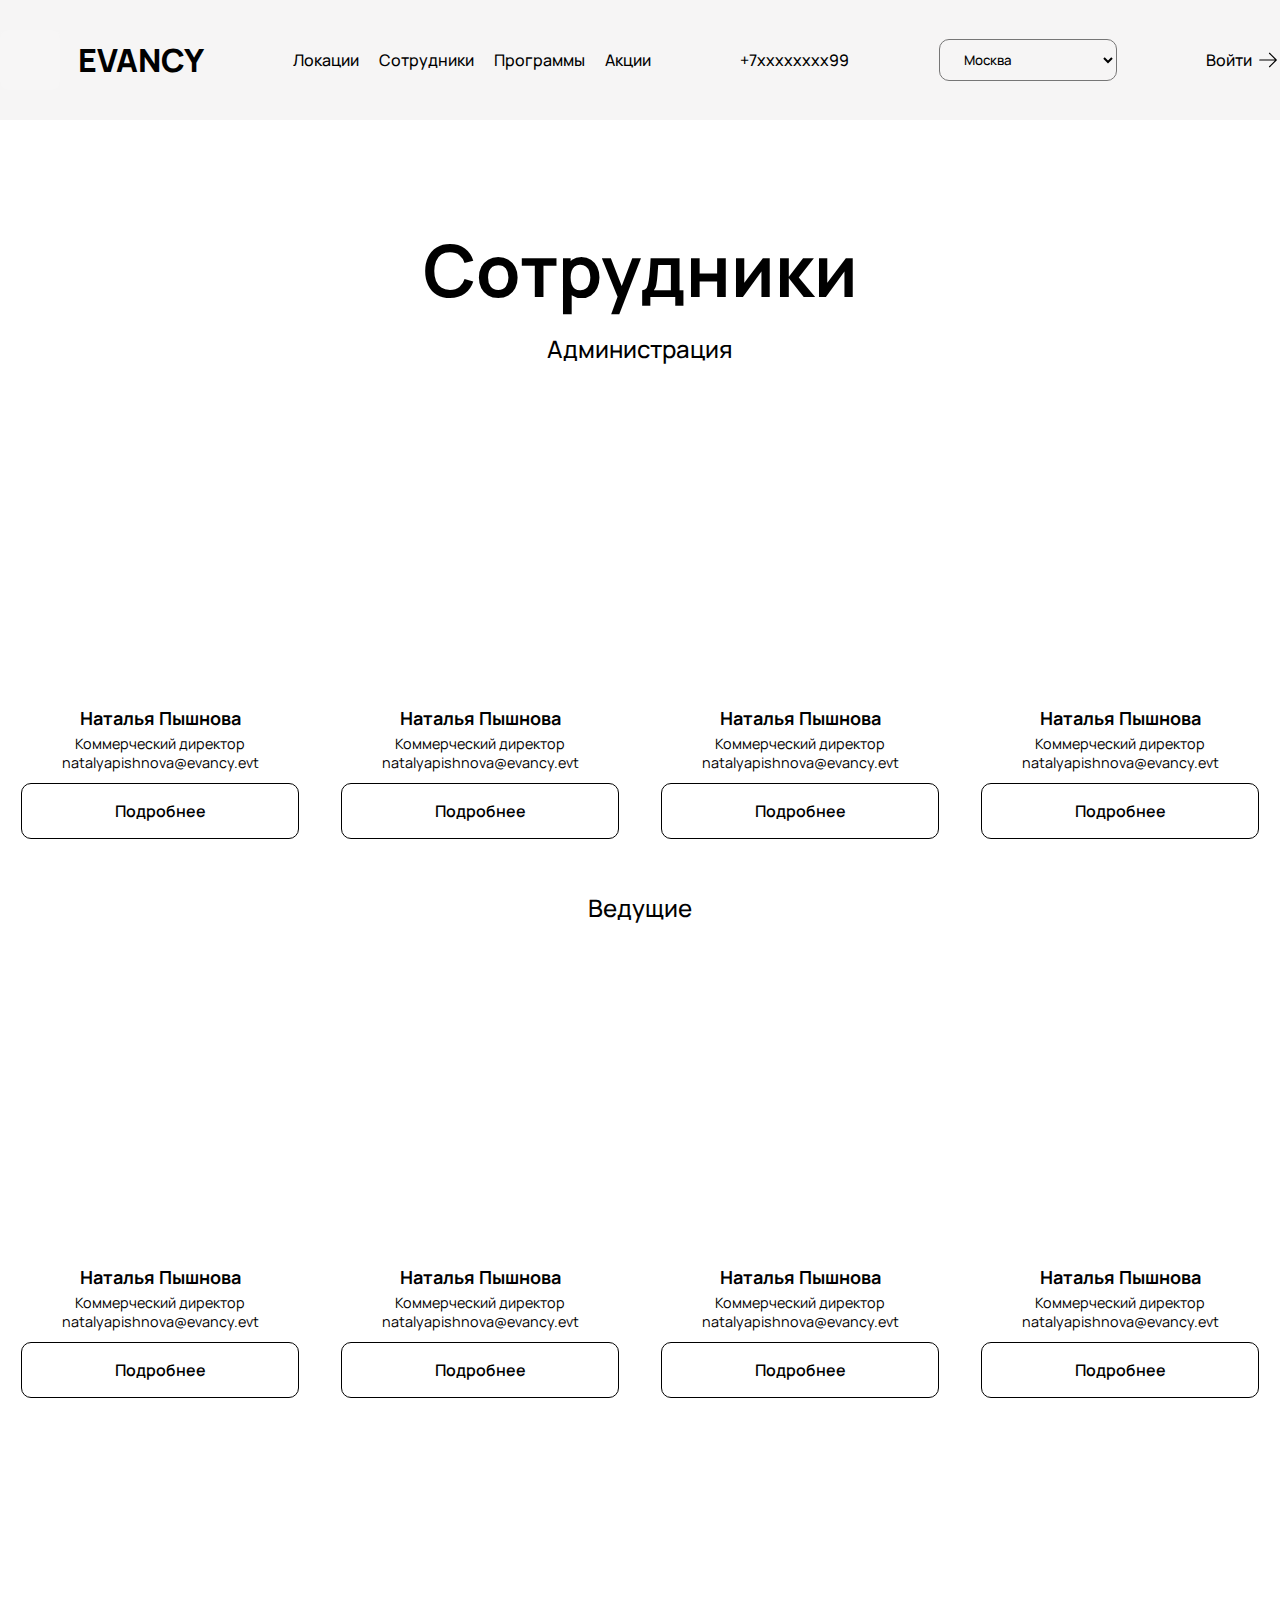
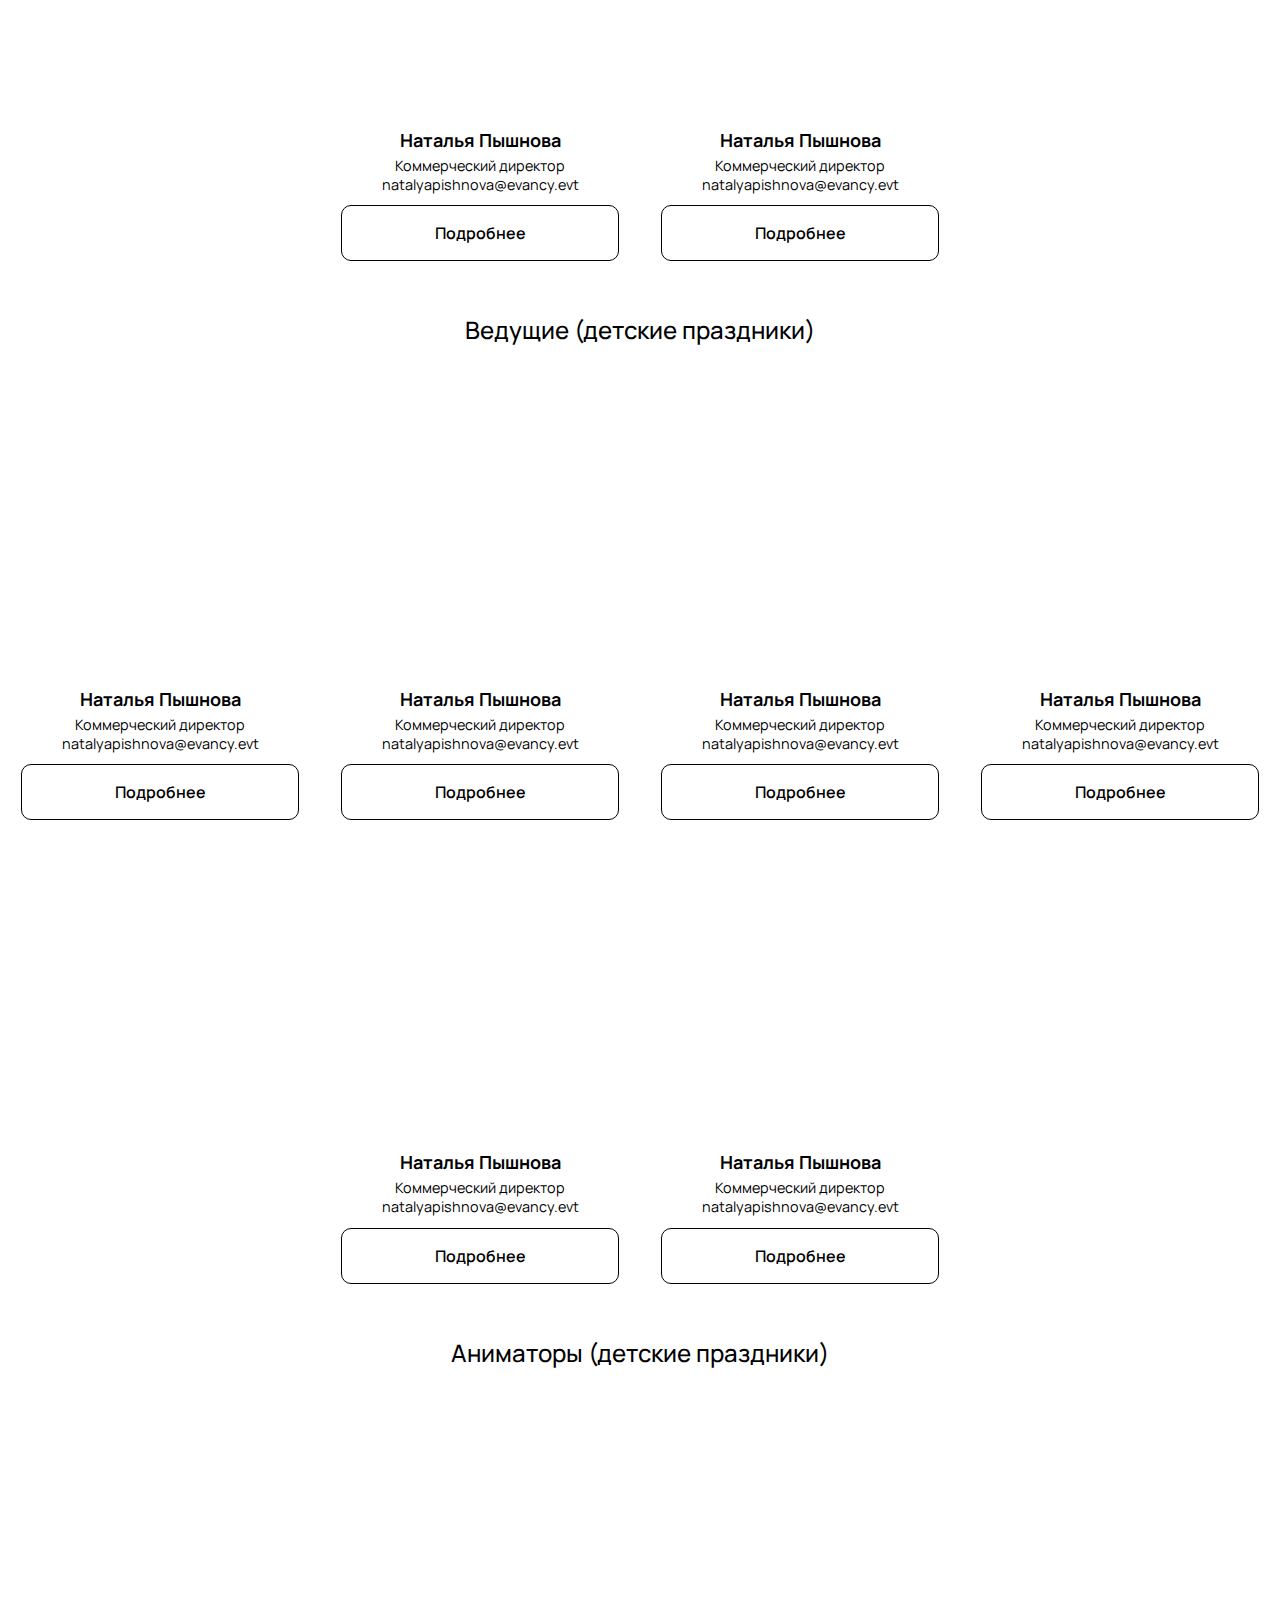
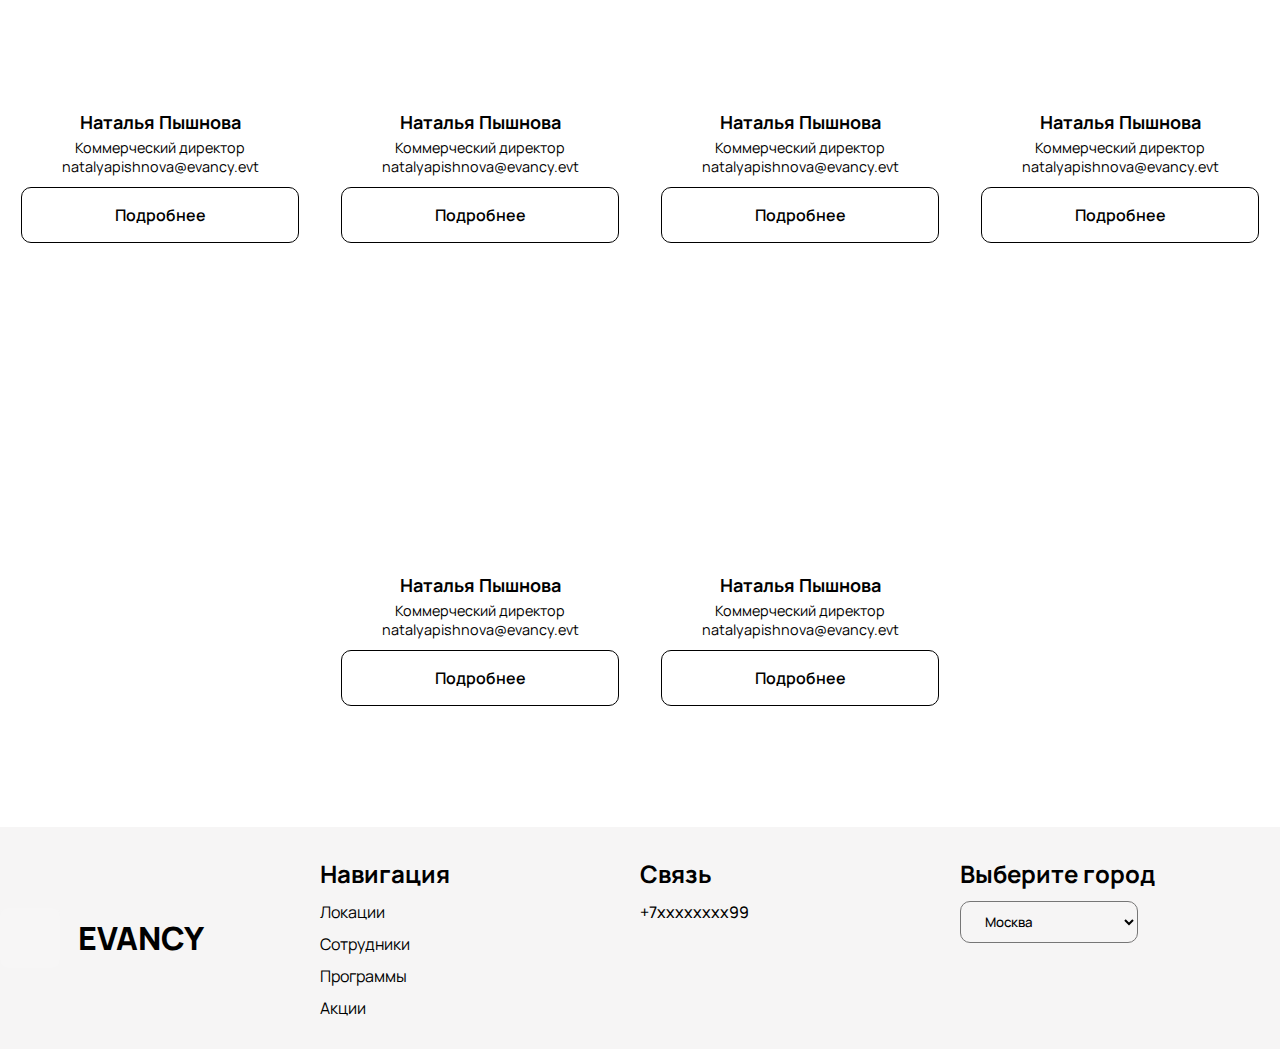
<file: employees.html>
<!doctype html>
<html lang="en">
<head>
    <meta charset="UTF-8">
    <meta name="viewport"
          content="width=device-width, user-scalable=no, initial-scale=1.0, maximum-scale=1.0, minimum-scale=1.0">
    <meta http-equiv="X-UA-Compatible" content="ie=edge">
    <link rel="stylesheet" href="assets/styles/employees.css">
    <title>Employees</title>
</head>
<body>
<div style="background-color: var(--background-color);">
    <header class="">
        <div class="container flex items-center justify-between">
            <a href="./index.html" class="logo flex text-black items-center">
                <div style="border-radius: 8px; background-color: rgba(255,255,255, .1); width: 60px; height: 60px;"></div>
                <h1 class="font-manrope-extrabold">EVANCY</h1>
            </a>
            <nav>
                <ul class="flex items-center">
                    <li>
                        <a href="./locations.html" class="font-manrope-medium">
                            Локации
                        </a>
                    </li>
                    <li>
                        <a href="./employees.html" class="font-manrope-medium">
                            Сотрудники
                        </a>
                    </li>
                    <li>
                        <a href="./programs.html" class="font-manrope-medium">
                            Программы
                        </a>
                    </li>
                    <li>
                        <a href="./discounts.html" class="font-manrope-medium">
                            Акции
                        </a>
                    </li>
                </ul>
            </nav>
            <div class="font-manrope-medium">
                <a href="tel:7xxxxxxxx99" class="text-black">
                    +7xxxxxxxx99
                </a>
            </div>
            <div class="">
                <select>
                    <option disabled>Выберите город</option>
                    <option class="font-manrope-bold">Москва</option>
                    <option class="font-manrope-bold">Санкт-Петербург</option>
                    <option class="font-manrope-bold">Нижний Новгород</option>
                </select>
            </div>
            <div class="">
                <a href="register.html" class="font-manrope-medium flex items-center gap-1 text-black">
                    Войти
                    <span class="flex items-center">
                        <svg xmlns="http://www.w3.org/2000/svg" width="24" height="24" viewBox="0 0 256 256"><path
                                fill="currentColor"
                                d="m220.24 132.24l-72 72a6 6 0 0 1-8.48-8.48L201.51 134H40a6 6 0 0 1 0-12h161.51l-61.75-61.76a6 6 0 0 1 8.48-8.48l72 72a6 6 0 0 1 0 8.48"/></svg>
                    </span>
                </a>
            </div>
        </div>
    </header>
</div>
<main>
    <section class="section-padding">
        <div class="container">
            <h1 class="section-title text-center font-manrope-bold">
                Сотрудники
            </h1>
            <h2 class="text-2xl mt-3 text-center font-manrope-medium">
                Администрация
            </h2>
            <div class="flex mt-5 flex-wrap">
                <div class="employee__card p-5 flex-col flex text-black col-3">
                    <div class="employee__img"
                         style="background-image: url(&quot;https://thumb.tildacdn.com/tild6465-6335-4366-b030-613539363135/-/cover/240x240/center/center/-/format/webp/IMG_3376.jpg&quot;);">
                    </div>
                    <div class="employee__title">
                        <h2 class="font-manrope-bold text-lg text-center">
                            Наталья Пышнова
                        </h2>
                    </div>
                    <div class="employee__description flex-col flex items-center">
                        <p class="font-manrope-regular">
                            Коммерческий директор
                        </p>
                        <p class="font-manrope-regular">
                            natalyapishnova@evancy.evt
                        </p>
                    </div>
                    <div class="card__button flex items-center justify-center">
                        <a href="./employee.html" class="font-manrope-semibold text-black text-base">
                            Подробнее
                        </a>
                    </div>
                </div>
                <div class="employee__card p-5 flex-col flex text-black col-3">
                    <div class="employee__img"
                         style="background-image: url(&quot;https://thumb.tildacdn.com/tild6465-6335-4366-b030-613539363135/-/cover/240x240/center/center/-/format/webp/IMG_3376.jpg&quot;);">
                    </div>
                    <div class="employee__title">
                        <h2 class="font-manrope-bold text-lg text-center">
                            Наталья Пышнова
                        </h2>
                    </div>
                    <div class="employee__description flex-col flex items-center">
                        <p class="font-manrope-regular">
                            Коммерческий директор
                        </p>
                        <p class="font-manrope-regular">
                            natalyapishnova@evancy.evt
                        </p>
                    </div>
                    <div class="card__button flex items-center justify-center">
                        <a href="" class="font-manrope-semibold text-black text-base">
                            Подробнее
                        </a>
                    </div>
                </div>
                <div class="employee__card p-5 flex-col flex text-black col-3">
                    <div class="employee__img"
                         style="background-image: url(&quot;https://thumb.tildacdn.com/tild6465-6335-4366-b030-613539363135/-/cover/240x240/center/center/-/format/webp/IMG_3376.jpg&quot;);">
                    </div>
                    <div class="employee__title">
                        <h2 class="font-manrope-bold text-lg text-center">
                            Наталья Пышнова
                        </h2>
                    </div>
                    <div class="employee__description flex-col flex items-center">
                        <p class="font-manrope-regular">
                            Коммерческий директор
                        </p>
                        <p class="font-manrope-regular">
                            natalyapishnova@evancy.evt
                        </p>
                    </div>
                    <div class="card__button flex items-center justify-center">
                        <a href="" class="font-manrope-semibold text-black text-base">
                            Подробнее
                        </a>
                    </div>
                </div>
                <div class="employee__card p-5 flex-col flex text-black col-3">
                    <div class="employee__img"
                         style="background-image: url(&quot;https://thumb.tildacdn.com/tild6465-6335-4366-b030-613539363135/-/cover/240x240/center/center/-/format/webp/IMG_3376.jpg&quot;);">
                    </div>
                    <div class="employee__title">
                        <h2 class="font-manrope-bold text-lg text-center">
                            Наталья Пышнова
                        </h2>
                    </div>
                    <div class="employee__description flex-col flex items-center">
                        <p class="font-manrope-regular">
                            Коммерческий директор
                        </p>
                        <p class="font-manrope-regular">
                            natalyapishnova@evancy.evt
                        </p>
                    </div>
                    <div class="card__button flex items-center justify-center">
                        <a href="" class="font-manrope-semibold text-black text-base">
                            Подробнее
                        </a>
                    </div>
                </div>
            </div>
            <h2 class="text-2xl mt-5 text-center font-manrope-medium">
                Ведущие
            </h2>
            <div class="flex mt-5 flex-wrap justify-center">
                <div class="employee__card p-5 flex-col flex text-black col-3">
                    <div class="employee__img"
                         style="background-image: url(&quot;https://thumb.tildacdn.com/tild6465-6335-4366-b030-613539363135/-/cover/240x240/center/center/-/format/webp/IMG_3376.jpg&quot;);">
                    </div>
                    <div class="employee__title">
                        <h2 class="font-manrope-bold text-lg text-center">
                            Наталья Пышнова
                        </h2>
                    </div>
                    <div class="employee__description flex-col flex items-center">
                        <p class="font-manrope-regular">
                            Коммерческий директор
                        </p>
                        <p class="font-manrope-regular">
                            natalyapishnova@evancy.evt
                        </p>
                    </div>
                    <div class="card__button flex items-center justify-center">
                        <a href="" class="font-manrope-semibold text-black text-base">
                            Подробнее
                        </a>
                    </div>
                </div>
                <div class="employee__card p-5 flex-col flex text-black col-3">
                    <div class="employee__img"
                         style="background-image: url(&quot;https://thumb.tildacdn.com/tild6465-6335-4366-b030-613539363135/-/cover/240x240/center/center/-/format/webp/IMG_3376.jpg&quot;);">
                    </div>
                    <div class="employee__title">
                        <h2 class="font-manrope-bold text-lg text-center">
                            Наталья Пышнова
                        </h2>
                    </div>
                    <div class="employee__description flex-col flex items-center">
                        <p class="font-manrope-regular">
                            Коммерческий директор
                        </p>
                        <p class="font-manrope-regular">
                            natalyapishnova@evancy.evt
                        </p>
                    </div>
                    <div class="card__button flex items-center justify-center">
                        <a href="" class="font-manrope-semibold text-black text-base">
                            Подробнее
                        </a>
                    </div>
                </div>
                <div class="employee__card p-5 flex-col flex text-black col-3">
                    <div class="employee__img"
                         style="background-image: url(&quot;https://thumb.tildacdn.com/tild6465-6335-4366-b030-613539363135/-/cover/240x240/center/center/-/format/webp/IMG_3376.jpg&quot;);">
                    </div>
                    <div class="employee__title">
                        <h2 class="font-manrope-bold text-lg text-center">
                            Наталья Пышнова
                        </h2>
                    </div>
                    <div class="employee__description flex-col flex items-center">
                        <p class="font-manrope-regular">
                            Коммерческий директор
                        </p>
                        <p class="font-manrope-regular">
                            natalyapishnova@evancy.evt
                        </p>
                    </div>
                    <div class="card__button flex items-center justify-center">
                        <a href="" class="font-manrope-semibold text-black text-base">
                            Подробнее
                        </a>
                    </div>
                </div>
                <div class="employee__card p-5 flex-col flex text-black col-3">
                    <div class="employee__img"
                         style="background-image: url(&quot;https://thumb.tildacdn.com/tild6465-6335-4366-b030-613539363135/-/cover/240x240/center/center/-/format/webp/IMG_3376.jpg&quot;);">
                    </div>
                    <div class="employee__title">
                        <h2 class="font-manrope-bold text-lg text-center">
                            Наталья Пышнова
                        </h2>
                    </div>
                    <div class="employee__description flex-col flex items-center">
                        <p class="font-manrope-regular">
                            Коммерческий директор
                        </p>
                        <p class="font-manrope-regular">
                            natalyapishnova@evancy.evt
                        </p>
                    </div>
                    <div class="card__button flex items-center justify-center">
                        <a href="" class="font-manrope-semibold text-black text-base">
                            Подробнее
                        </a>
                    </div>
                </div>
                <div class="employee__card p-5 flex-col flex text-black col-3">
                    <div class="employee__img"
                         style="background-image: url(&quot;https://thumb.tildacdn.com/tild6465-6335-4366-b030-613539363135/-/cover/240x240/center/center/-/format/webp/IMG_3376.jpg&quot;);">
                    </div>
                    <div class="employee__title">
                        <h2 class="font-manrope-bold text-lg text-center">
                            Наталья Пышнова
                        </h2>
                    </div>
                    <div class="employee__description flex-col flex items-center">
                        <p class="font-manrope-regular">
                            Коммерческий директор
                        </p>
                        <p class="font-manrope-regular">
                            natalyapishnova@evancy.evt
                        </p>
                    </div>
                    <div class="card__button flex items-center justify-center">
                        <a href="" class="font-manrope-semibold text-black text-base">
                            Подробнее
                        </a>
                    </div>
                </div>
                <div class="employee__card p-5 flex-col flex text-black col-3">
                    <div class="employee__img"
                         style="background-image: url(&quot;https://thumb.tildacdn.com/tild6465-6335-4366-b030-613539363135/-/cover/240x240/center/center/-/format/webp/IMG_3376.jpg&quot;);">
                    </div>
                    <div class="employee__title">
                        <h2 class="font-manrope-bold text-lg text-center">
                            Наталья Пышнова
                        </h2>
                    </div>
                    <div class="employee__description flex-col flex items-center">
                        <p class="font-manrope-regular">
                            Коммерческий директор
                        </p>
                        <p class="font-manrope-regular">
                            natalyapishnova@evancy.evt
                        </p>
                    </div>
                    <div class="card__button flex items-center justify-center">
                        <a href="" class="font-manrope-semibold text-black text-base">
                            Подробнее
                        </a>
                    </div>
                </div>
            </div>
            <h2 class="text-2xl mt-5 text-center font-manrope-medium">
                Ведущие (детские праздники)
            </h2>
            <div class="flex mt-5 flex-wrap justify-center">
                <div class="employee__card p-5 flex-col flex text-black col-3">
                    <div class="employee__img"
                         style="background-image: url(&quot;https://thumb.tildacdn.com/tild6465-6335-4366-b030-613539363135/-/cover/240x240/center/center/-/format/webp/IMG_3376.jpg&quot;);">
                    </div>
                    <div class="employee__title">
                        <h2 class="font-manrope-bold text-lg text-center">
                            Наталья Пышнова
                        </h2>
                    </div>
                    <div class="employee__description flex-col flex items-center">
                        <p class="font-manrope-regular">
                            Коммерческий директор
                        </p>
                        <p class="font-manrope-regular">
                            natalyapishnova@evancy.evt
                        </p>
                    </div>
                    <div class="card__button flex items-center justify-center">
                        <a href="" class="font-manrope-semibold text-black text-base">
                            Подробнее
                        </a>
                    </div>
                </div>
                <div class="employee__card p-5 flex-col flex text-black col-3">
                    <div class="employee__img"
                         style="background-image: url(&quot;https://thumb.tildacdn.com/tild6465-6335-4366-b030-613539363135/-/cover/240x240/center/center/-/format/webp/IMG_3376.jpg&quot;);">
                    </div>
                    <div class="employee__title">
                        <h2 class="font-manrope-bold text-lg text-center">
                            Наталья Пышнова
                        </h2>
                    </div>
                    <div class="employee__description flex-col flex items-center">
                        <p class="font-manrope-regular">
                            Коммерческий директор
                        </p>
                        <p class="font-manrope-regular">
                            natalyapishnova@evancy.evt
                        </p>
                    </div>
                    <div class="card__button flex items-center justify-center">
                        <a href="" class="font-manrope-semibold text-black text-base">
                            Подробнее
                        </a>
                    </div>
                </div>
                <div class="employee__card p-5 flex-col flex text-black col-3">
                    <div class="employee__img"
                         style="background-image: url(&quot;https://thumb.tildacdn.com/tild6465-6335-4366-b030-613539363135/-/cover/240x240/center/center/-/format/webp/IMG_3376.jpg&quot;);">
                    </div>
                    <div class="employee__title">
                        <h2 class="font-manrope-bold text-lg text-center">
                            Наталья Пышнова
                        </h2>
                    </div>
                    <div class="employee__description flex-col flex items-center">
                        <p class="font-manrope-regular">
                            Коммерческий директор
                        </p>
                        <p class="font-manrope-regular">
                            natalyapishnova@evancy.evt
                        </p>
                    </div>
                    <div class="card__button flex items-center justify-center">
                        <a href="" class="font-manrope-semibold text-black text-base">
                            Подробнее
                        </a>
                    </div>
                </div>
                <div class="employee__card p-5 flex-col flex text-black col-3">
                    <div class="employee__img"
                         style="background-image: url(&quot;https://thumb.tildacdn.com/tild6465-6335-4366-b030-613539363135/-/cover/240x240/center/center/-/format/webp/IMG_3376.jpg&quot;);">
                    </div>
                    <div class="employee__title">
                        <h2 class="font-manrope-bold text-lg text-center">
                            Наталья Пышнова
                        </h2>
                    </div>
                    <div class="employee__description flex-col flex items-center">
                        <p class="font-manrope-regular">
                            Коммерческий директор
                        </p>
                        <p class="font-manrope-regular">
                            natalyapishnova@evancy.evt
                        </p>
                    </div>
                    <div class="card__button flex items-center justify-center">
                        <a href="" class="font-manrope-semibold text-black text-base">
                            Подробнее
                        </a>
                    </div>
                </div>
                <div class="employee__card p-5 flex-col flex text-black col-3">
                    <div class="employee__img"
                         style="background-image: url(&quot;https://thumb.tildacdn.com/tild6465-6335-4366-b030-613539363135/-/cover/240x240/center/center/-/format/webp/IMG_3376.jpg&quot;);">
                    </div>
                    <div class="employee__title">
                        <h2 class="font-manrope-bold text-lg text-center">
                            Наталья Пышнова
                        </h2>
                    </div>
                    <div class="employee__description flex-col flex items-center">
                        <p class="font-manrope-regular">
                            Коммерческий директор
                        </p>
                        <p class="font-manrope-regular">
                            natalyapishnova@evancy.evt
                        </p>
                    </div>
                    <div class="card__button flex items-center justify-center">
                        <a href="" class="font-manrope-semibold text-black text-base">
                            Подробнее
                        </a>
                    </div>
                </div>
                <div class="employee__card p-5 flex-col flex text-black col-3">
                    <div class="employee__img"
                         style="background-image: url(&quot;https://thumb.tildacdn.com/tild6465-6335-4366-b030-613539363135/-/cover/240x240/center/center/-/format/webp/IMG_3376.jpg&quot;);">
                    </div>
                    <div class="employee__title">
                        <h2 class="font-manrope-bold text-lg text-center">
                            Наталья Пышнова
                        </h2>
                    </div>
                    <div class="employee__description flex-col flex items-center">
                        <p class="font-manrope-regular">
                            Коммерческий директор
                        </p>
                        <p class="font-manrope-regular">
                            natalyapishnova@evancy.evt
                        </p>
                    </div>
                    <div class="card__button flex items-center justify-center">
                        <a href="" class="font-manrope-semibold text-black text-base">
                            Подробнее
                        </a>
                    </div>
                </div>
            </div>
            <h2 class="text-2xl mt-5 text-center font-manrope-medium">
                Аниматоры (детские праздники)
            </h2>
            <div class="flex mt-5 flex-wrap justify-center">
                <div class="employee__card p-5 flex-col flex text-black col-3">
                    <div class="employee__img"
                         style="background-image: url(&quot;https://thumb.tildacdn.com/tild6465-6335-4366-b030-613539363135/-/cover/240x240/center/center/-/format/webp/IMG_3376.jpg&quot;);">
                    </div>
                    <div class="employee__title">
                        <h2 class="font-manrope-bold text-lg text-center">
                            Наталья Пышнова
                        </h2>
                    </div>
                    <div class="employee__description flex-col flex items-center">
                        <p class="font-manrope-regular">
                            Коммерческий директор
                        </p>
                        <p class="font-manrope-regular">
                            natalyapishnova@evancy.evt
                        </p>
                    </div>
                    <div class="card__button flex items-center justify-center">
                        <a href="" class="font-manrope-semibold text-black text-base">
                            Подробнее
                        </a>
                    </div>
                </div>
                <div class="employee__card p-5 flex-col flex text-black col-3">
                    <div class="employee__img"
                         style="background-image: url(&quot;https://thumb.tildacdn.com/tild6465-6335-4366-b030-613539363135/-/cover/240x240/center/center/-/format/webp/IMG_3376.jpg&quot;);">
                    </div>
                    <div class="employee__title">
                        <h2 class="font-manrope-bold text-lg text-center">
                            Наталья Пышнова
                        </h2>
                    </div>
                    <div class="employee__description flex-col flex items-center">
                        <p class="font-manrope-regular">
                            Коммерческий директор
                        </p>
                        <p class="font-manrope-regular">
                            natalyapishnova@evancy.evt
                        </p>
                    </div>
                    <div class="card__button flex items-center justify-center">
                        <a href="" class="font-manrope-semibold text-black text-base">
                            Подробнее
                        </a>
                    </div>
                </div>
                <div class="employee__card p-5 flex-col flex text-black col-3">
                    <div class="employee__img"
                         style="background-image: url(&quot;https://thumb.tildacdn.com/tild6465-6335-4366-b030-613539363135/-/cover/240x240/center/center/-/format/webp/IMG_3376.jpg&quot;);">
                    </div>
                    <div class="employee__title">
                        <h2 class="font-manrope-bold text-lg text-center">
                            Наталья Пышнова
                        </h2>
                    </div>
                    <div class="employee__description flex-col flex items-center">
                        <p class="font-manrope-regular">
                            Коммерческий директор
                        </p>
                        <p class="font-manrope-regular">
                            natalyapishnova@evancy.evt
                        </p>
                    </div>
                    <div class="card__button flex items-center justify-center">
                        <a href="" class="font-manrope-semibold text-black text-base">
                            Подробнее
                        </a>
                    </div>
                </div>
                <div class="employee__card p-5 flex-col flex text-black col-3">
                    <div class="employee__img"
                         style="background-image: url(&quot;https://thumb.tildacdn.com/tild6465-6335-4366-b030-613539363135/-/cover/240x240/center/center/-/format/webp/IMG_3376.jpg&quot;);">
                    </div>
                    <div class="employee__title">
                        <h2 class="font-manrope-bold text-lg text-center">
                            Наталья Пышнова
                        </h2>
                    </div>
                    <div class="employee__description flex-col flex items-center">
                        <p class="font-manrope-regular">
                            Коммерческий директор
                        </p>
                        <p class="font-manrope-regular">
                            natalyapishnova@evancy.evt
                        </p>
                    </div>
                    <div class="card__button flex items-center justify-center">
                        <a href="" class="font-manrope-semibold text-black text-base">
                            Подробнее
                        </a>
                    </div>
                </div>
                <div class="employee__card p-5 flex-col flex text-black col-3">
                    <div class="employee__img"
                         style="background-image: url(&quot;https://thumb.tildacdn.com/tild6465-6335-4366-b030-613539363135/-/cover/240x240/center/center/-/format/webp/IMG_3376.jpg&quot;);">
                    </div>
                    <div class="employee__title">
                        <h2 class="font-manrope-bold text-lg text-center">
                            Наталья Пышнова
                        </h2>
                    </div>
                    <div class="employee__description flex-col flex items-center">
                        <p class="font-manrope-regular">
                            Коммерческий директор
                        </p>
                        <p class="font-manrope-regular">
                            natalyapishnova@evancy.evt
                        </p>
                    </div>
                    <div class="card__button flex items-center justify-center">
                        <a href="" class="font-manrope-semibold text-black text-base">
                            Подробнее
                        </a>
                    </div>
                </div>
                <div class="employee__card p-5 flex-col flex text-black col-3">
                    <div class="employee__img"
                         style="background-image: url(&quot;https://thumb.tildacdn.com/tild6465-6335-4366-b030-613539363135/-/cover/240x240/center/center/-/format/webp/IMG_3376.jpg&quot;);">
                    </div>
                    <div class="employee__title">
                        <h2 class="font-manrope-bold text-lg text-center">
                            Наталья Пышнова
                        </h2>
                    </div>
                    <div class="employee__description flex-col flex items-center">
                        <p class="font-manrope-regular">
                            Коммерческий директор
                        </p>
                        <p class="font-manrope-regular">
                            natalyapishnova@evancy.evt
                        </p>
                    </div>
                    <div class="card__button flex items-center justify-center">
                        <a href="" class="font-manrope-semibold text-black text-base">
                            Подробнее
                        </a>
                    </div>
                </div>
            </div>
        </div>
    </section>
</main>
<footer>
    <div class="container">
        <div class="logo flex items-center">
            <div style="border-radius: 8px; background-color: rgba(255,255,255, .1); width: 60px; height: 60px;"></div>
            <h1 class="font-manrope-extrabold">EVANCY</h1>
        </div>
        <div class="flex flex-col">
            <h2 class="font-manrope-bold">Навигация</h2>
            <div class="flex flex-col mt-2">
                <nav>
                    <ul class="flex flex-col">
                        <li>
                            <a href="" class="font-manrope-regular">
                                Локации
                            </a>
                        </li>
                        <li>
                            <a href="./employees.html" class="font-manrope-regular">
                                Сотрудники
                            </a>
                        </li>
                        <li>
                            <a href="" class="font-manrope-regular">
                                Программы
                            </a>
                        </li>
                        <li>
                            <a href="" class="font-manrope-regular">
                                Акции
                            </a>
                        </li>
                    </ul>
                </nav>
            </div>
        </div>
        <div class="font-manrope-medium">
            <h2 class="font-manrope-bold">
                Связь
            </h2>
            <div class="mt-2">
                <a href="tel:7xxxxxxxx99" class="text-black mt-2">
                    +7xxxxxxxx99
                </a>
            </div>
        </div>
        <div class="flex flex-col">
            <h2 class="font-manrope-bold">
                Выберите город
            </h2>
            <div class="mt-2">
                <select>
                    <option disabled>Выберите город</option>
                    <option class="font-manrope-bold">Москва</option>
                    <option class="font-manrope-bold">Санкт-Петербург</option>
                    <option class="font-manrope-bold">Нижний Новгород</option>
                </select>
            </div>
        </div>
    </div>
</footer>
</body>
</html>
</file>
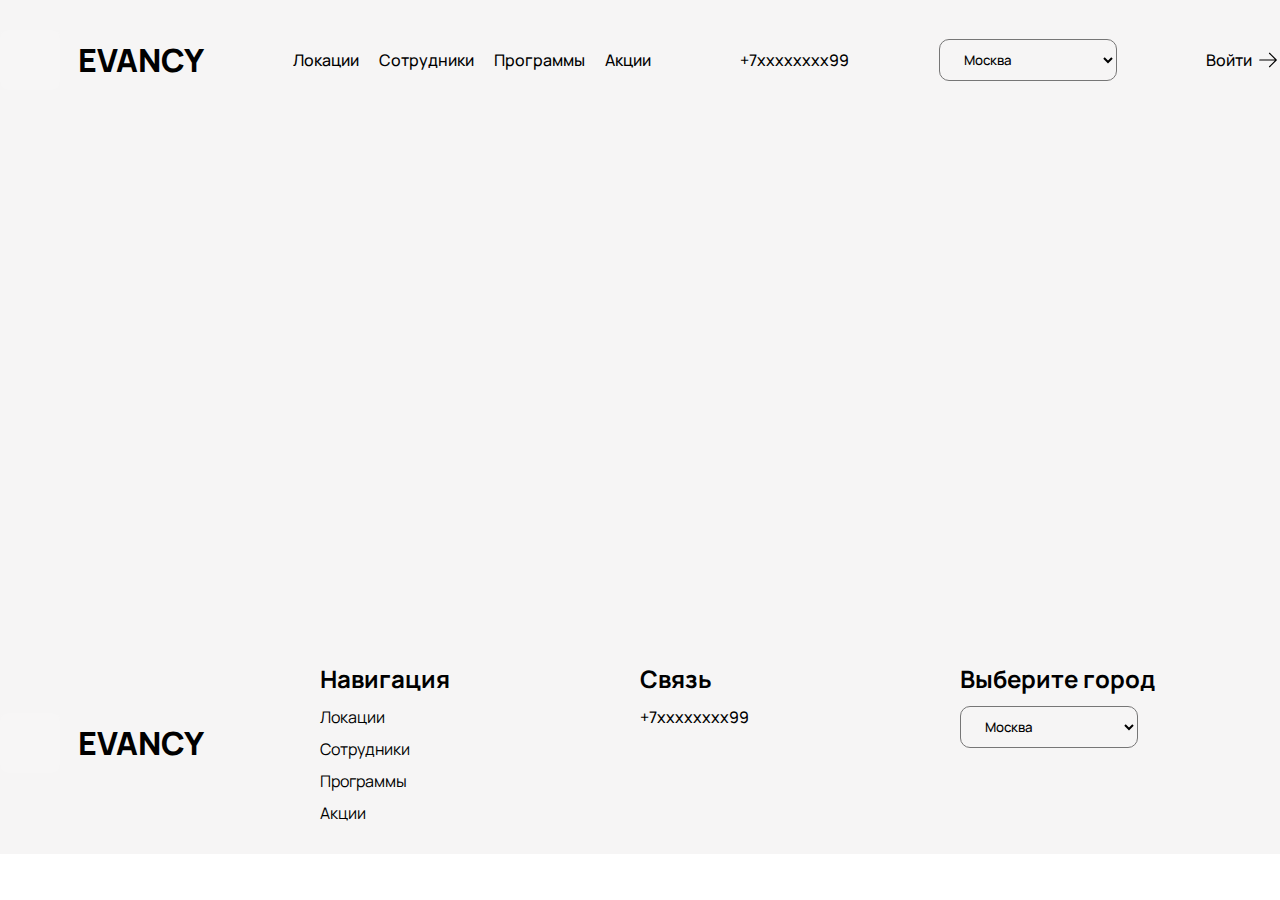
<file: locations.html>
<!doctype html>
<html lang="en">
<head>
    <meta charset="UTF-8">
    <meta name="viewport"
          content="width=device-width, user-scalable=no, initial-scale=1.0, maximum-scale=1.0, minimum-scale=1.0">
    <meta http-equiv="X-UA-Compatible" content="ie=edge">
    <link rel="stylesheet" href="./assets/styles/locations.css">
    <title>Locations</title>
</head>
<body>
<div style="background-color: var(--background-color);">
    <header class="">
        <div class="container flex items-center justify-between">
            <a href="./index.html" class="logo text-black flex items-center">
                <div style="border-radius: 8px; background-color: rgba(255,255,255, .1); width: 60px; height: 60px;"></div>
                <h1 class="font-manrope-extrabold">EVANCY</h1>
            </a>
            <nav>
                <ul class="flex items-center">
                    <li>
                        <a href="./locations.html" class="font-manrope-medium">
                            Локации
                        </a>
                    </li>
                    <li>
                        <a href="./employees.html" class="font-manrope-medium">
                            Сотрудники
                        </a>
                    </li>
                    <li>
                        <a href="./programs.html" class="font-manrope-medium">
                            Программы
                        </a>
                    </li>
                    <li>
                        <a href="./discounts.html" class="font-manrope-medium">
                            Акции
                        </a>
                    </li>
                </ul>
            </nav>
            <div class="font-manrope-medium">
                <a href="tel:7xxxxxxxx99" class="text-black">
                    +7xxxxxxxx99
                </a>
            </div>
            <div class="">
                <select>
                    <option disabled>Выберите город</option>
                    <option class="font-manrope-bold">Москва</option>
                    <option class="font-manrope-bold">Санкт-Петербург</option>
                    <option class="font-manrope-bold">Нижний Новгород</option>
                </select>
            </div>
            <div class="">
                <a href="register.html" class="font-manrope-medium flex items-center gap-1 text-black">
                    Войти
                    <span class="flex items-center">
                        <svg xmlns="http://www.w3.org/2000/svg" width="24" height="24" viewBox="0 0 256 256"><path
                                fill="currentColor"
                                d="m220.24 132.24l-72 72a6 6 0 0 1-8.48-8.48L201.51 134H40a6 6 0 0 1 0-12h161.51l-61.75-61.76a6 6 0 0 1 8.48-8.48l72 72a6 6 0 0 1 0 8.48"/></svg>
                    </span>
                </a>
            </div>
        </div>
    </header>
    <div class="container flex items-center justify-center main-screen relative">
        <iframe class="w-full" src="https://yandex.ru/map-widget/v1/?um=constructor%3Ab7ee1ef27fcd744626e2505717630dd330ad865f682b48100d69c51f5d325fec&amp;source=constructor"
                width="1069" height="600" frameborder="0"></iframe>
    </div>
</div>
<footer>
    <div class="container">
        <div class="logo flex items-center">
            <div style="border-radius: 8px; background-color: rgba(255,255,255, .1); width: 60px; height: 60px;"></div>
            <h1 class="font-manrope-extrabold">EVANCY</h1>
        </div>
        <div class="flex flex-col">
            <h2 class="font-manrope-bold">Навигация</h2>
            <div class="flex flex-col mt-2">
                <nav>
                    <ul class="flex flex-col">
                        <li>
                            <a href="" class="font-manrope-regular">
                                Локации
                            </a>
                        </li>
                        <li>
                            <a href="./employees.html" class="font-manrope-regular">
                                Сотрудники
                            </a>
                        </li>
                        <li>
                            <a href="" class="font-manrope-regular">
                                Программы
                            </a>
                        </li>
                        <li>
                            <a href="" class="font-manrope-regular">
                                Акции
                            </a>
                        </li>
                    </ul>
                </nav>
            </div>
        </div>
        <div class="font-manrope-medium">
            <h2 class="font-manrope-bold">
                Связь
            </h2>
            <div class="mt-2">
                <a href="tel:7xxxxxxxx99" class="text-black mt-2">
                    +7xxxxxxxx99
                </a>
            </div>
        </div>
        <div class="flex flex-col">
            <h2 class="font-manrope-bold">
                Выберите город
            </h2>
            <div class="mt-2">
                <select>
                    <option disabled>Выберите город</option>
                    <option class="font-manrope-bold">Москва</option>
                    <option class="font-manrope-bold">Санкт-Петербург</option>
                    <option class="font-manrope-bold">Нижний Новгород</option>
                </select>
            </div>
        </div>
    </div>
</footer>
</body>
</html>
</file>
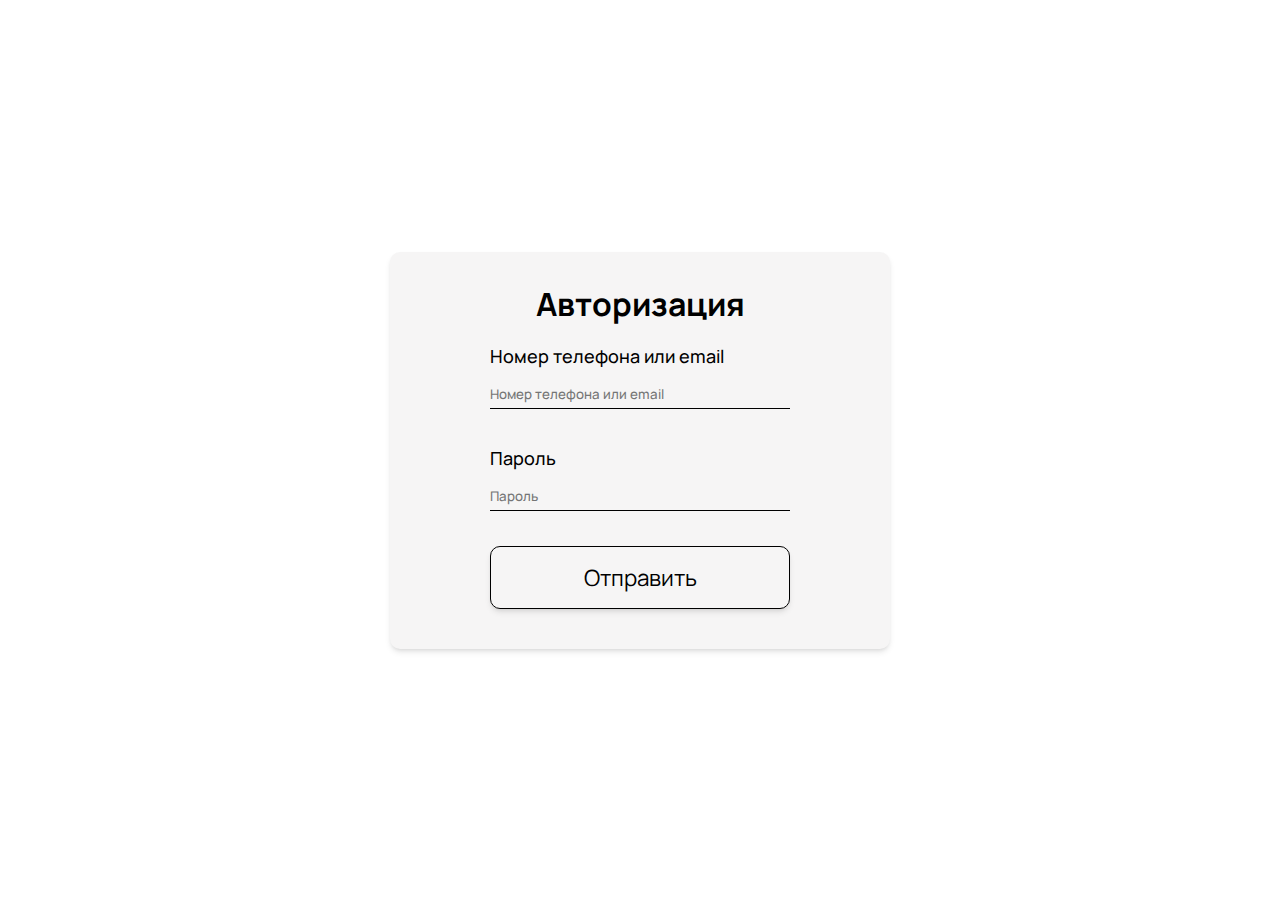
<file: login.html>
<!doctype html>
<html lang="en">
<head>
    <meta charset="UTF-8">
    <meta name="viewport"
          content="width=device-width, user-scalable=no, initial-scale=1.0, maximum-scale=1.0, minimum-scale=1.0">
    <meta http-equiv="X-UA-Compatible" content="ie=edge">
    <link rel="stylesheet" href="./assets/styles/login.css">
    <title>Login</title>
</head>
<body>
<div class="wrapper__register">
    <form action="" method="post" class="flex flex-col items-center">
        <div class="">
            <h1 class="font-manrope-bold mb-4">Авторизация</h1>
        </div>
        <div class="flex flex-col w-full items-center">
            <label for="data" class="font-manrope-medium text-lg text-start">
                Номер телефона или email
            </label>
            <input type="text" class="font-manrope-medium" id="data" placeholder="Номер телефона или email" required>
        </div>
        <div class="flex flex-col w-full items-center">
            <label for="password" class="font-manrope-medium text-start text-lg">
                Пароль
            </label>
            <input type="text" id="password" placeholder="Пароль" class="font-manrope-medium">
        </div>
        <button type="submit" class="card__button">
            Отправить
        </button>
    </form>
</div>
</body>
</html>
</file>
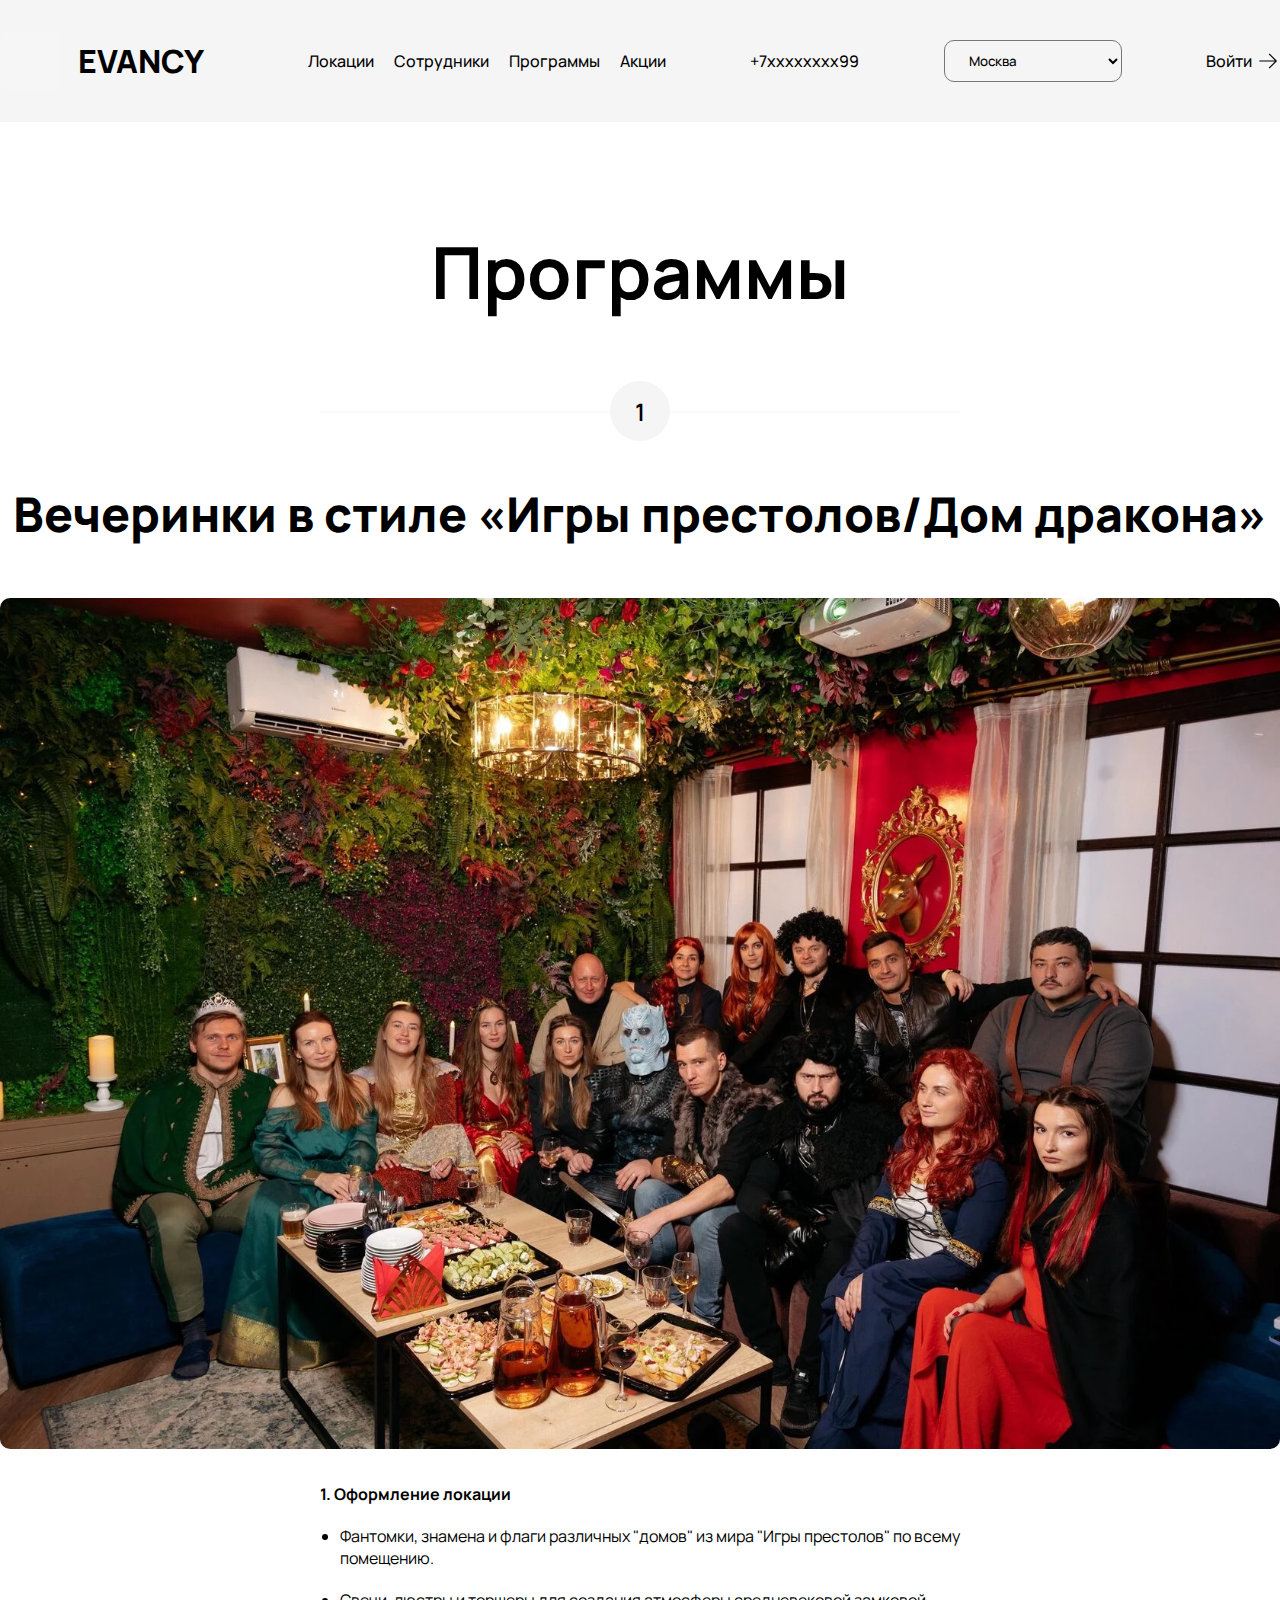
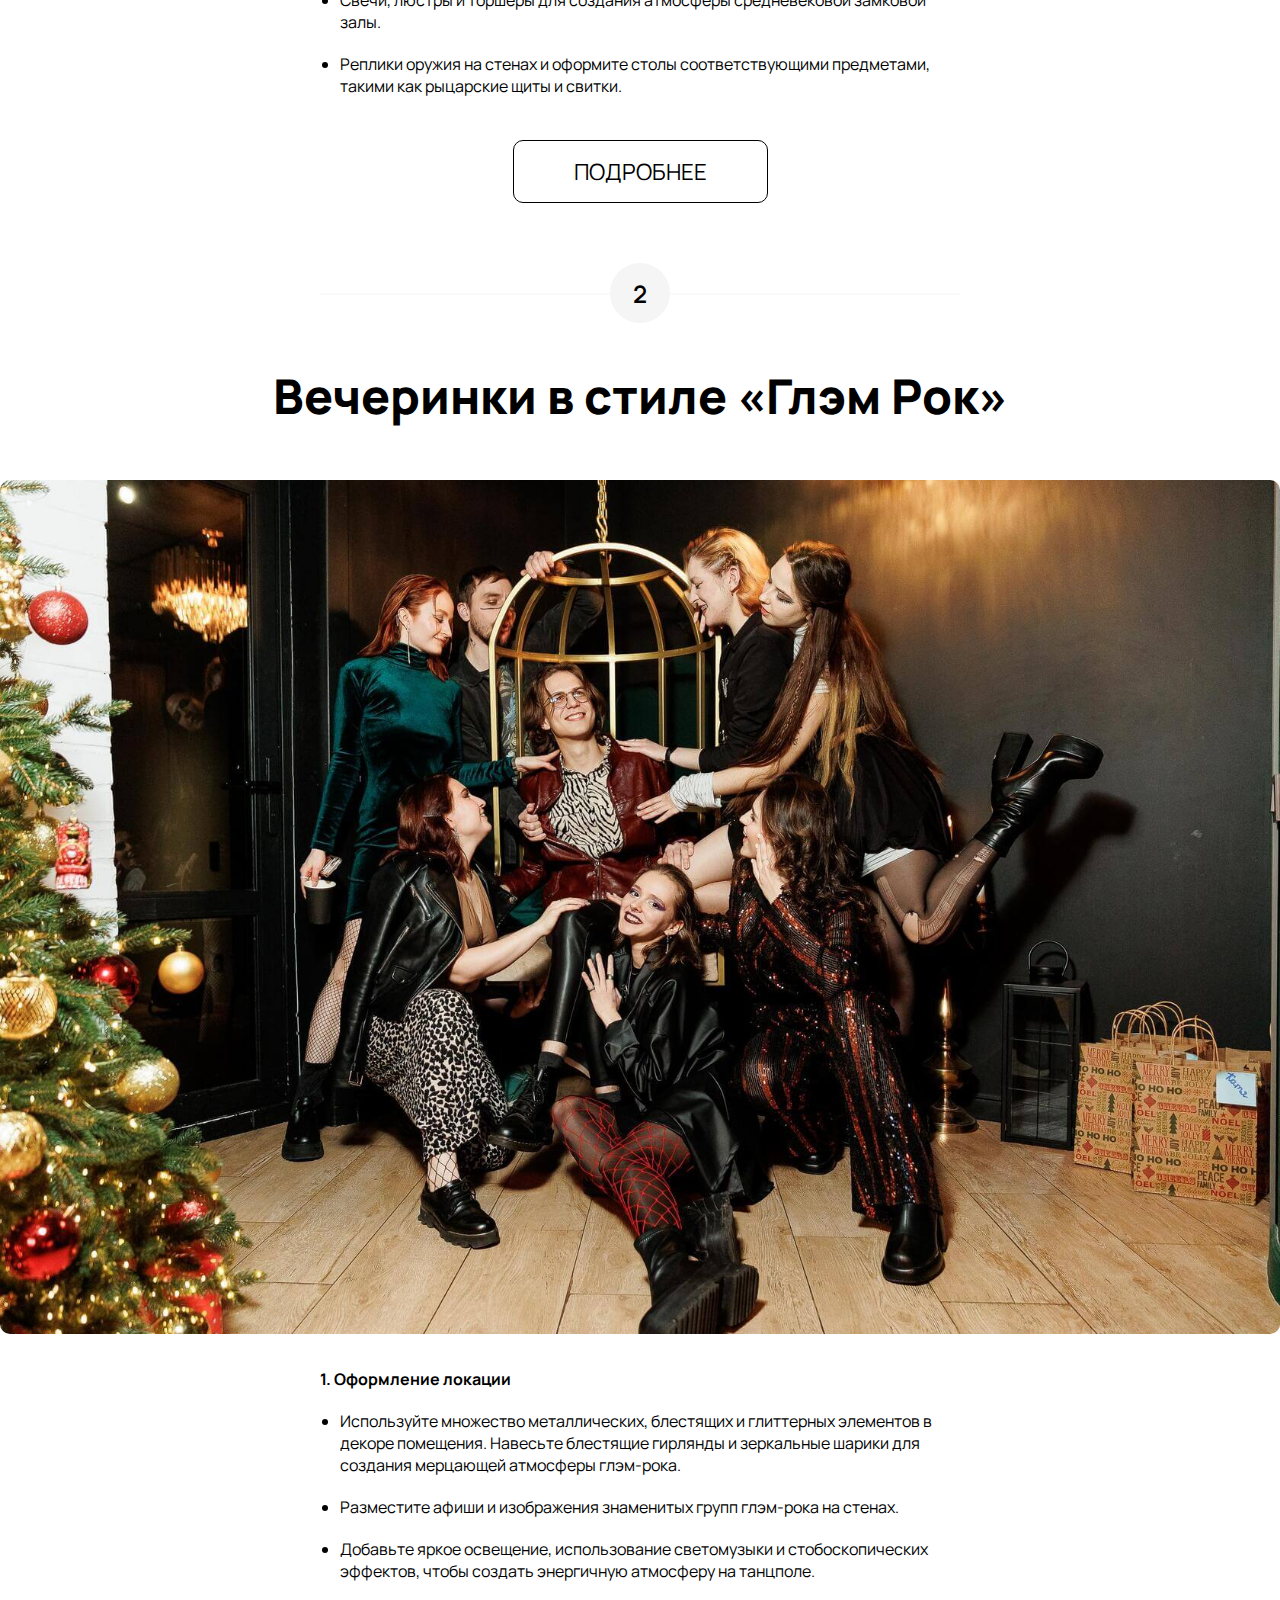
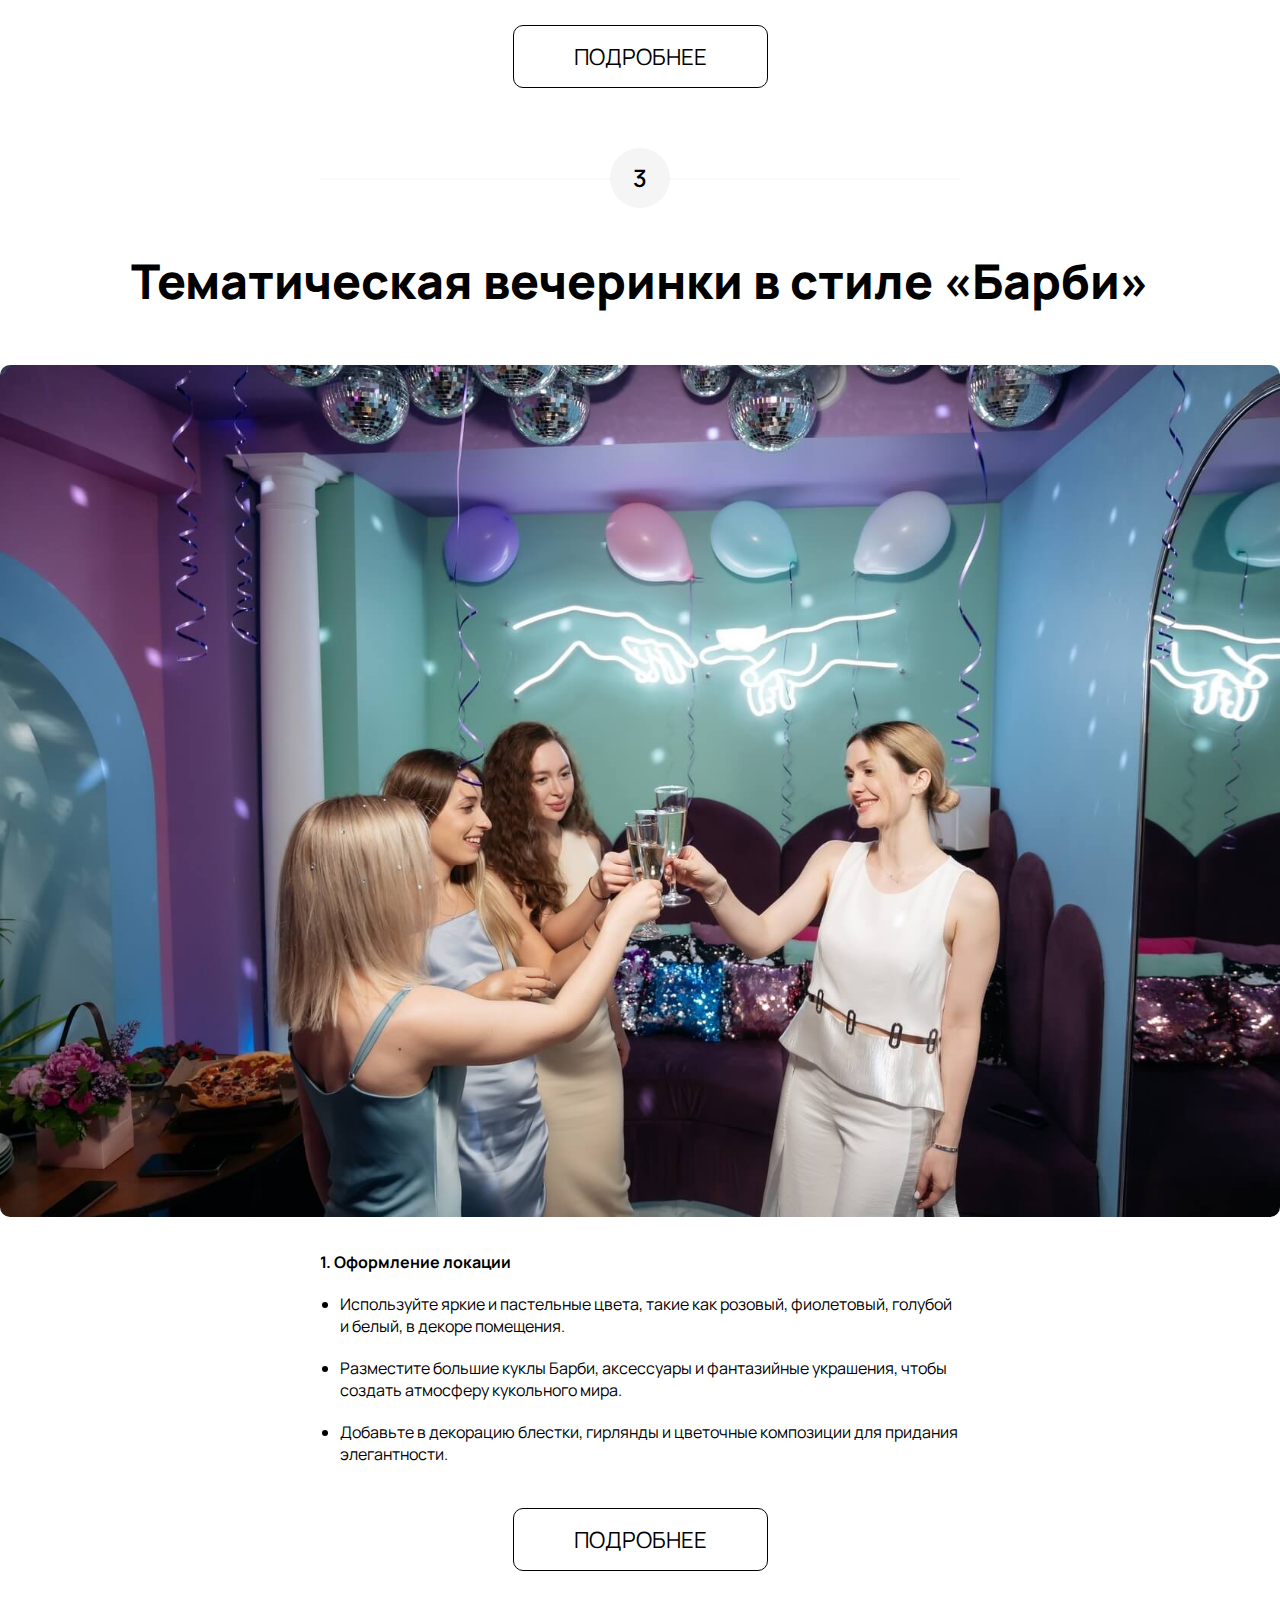
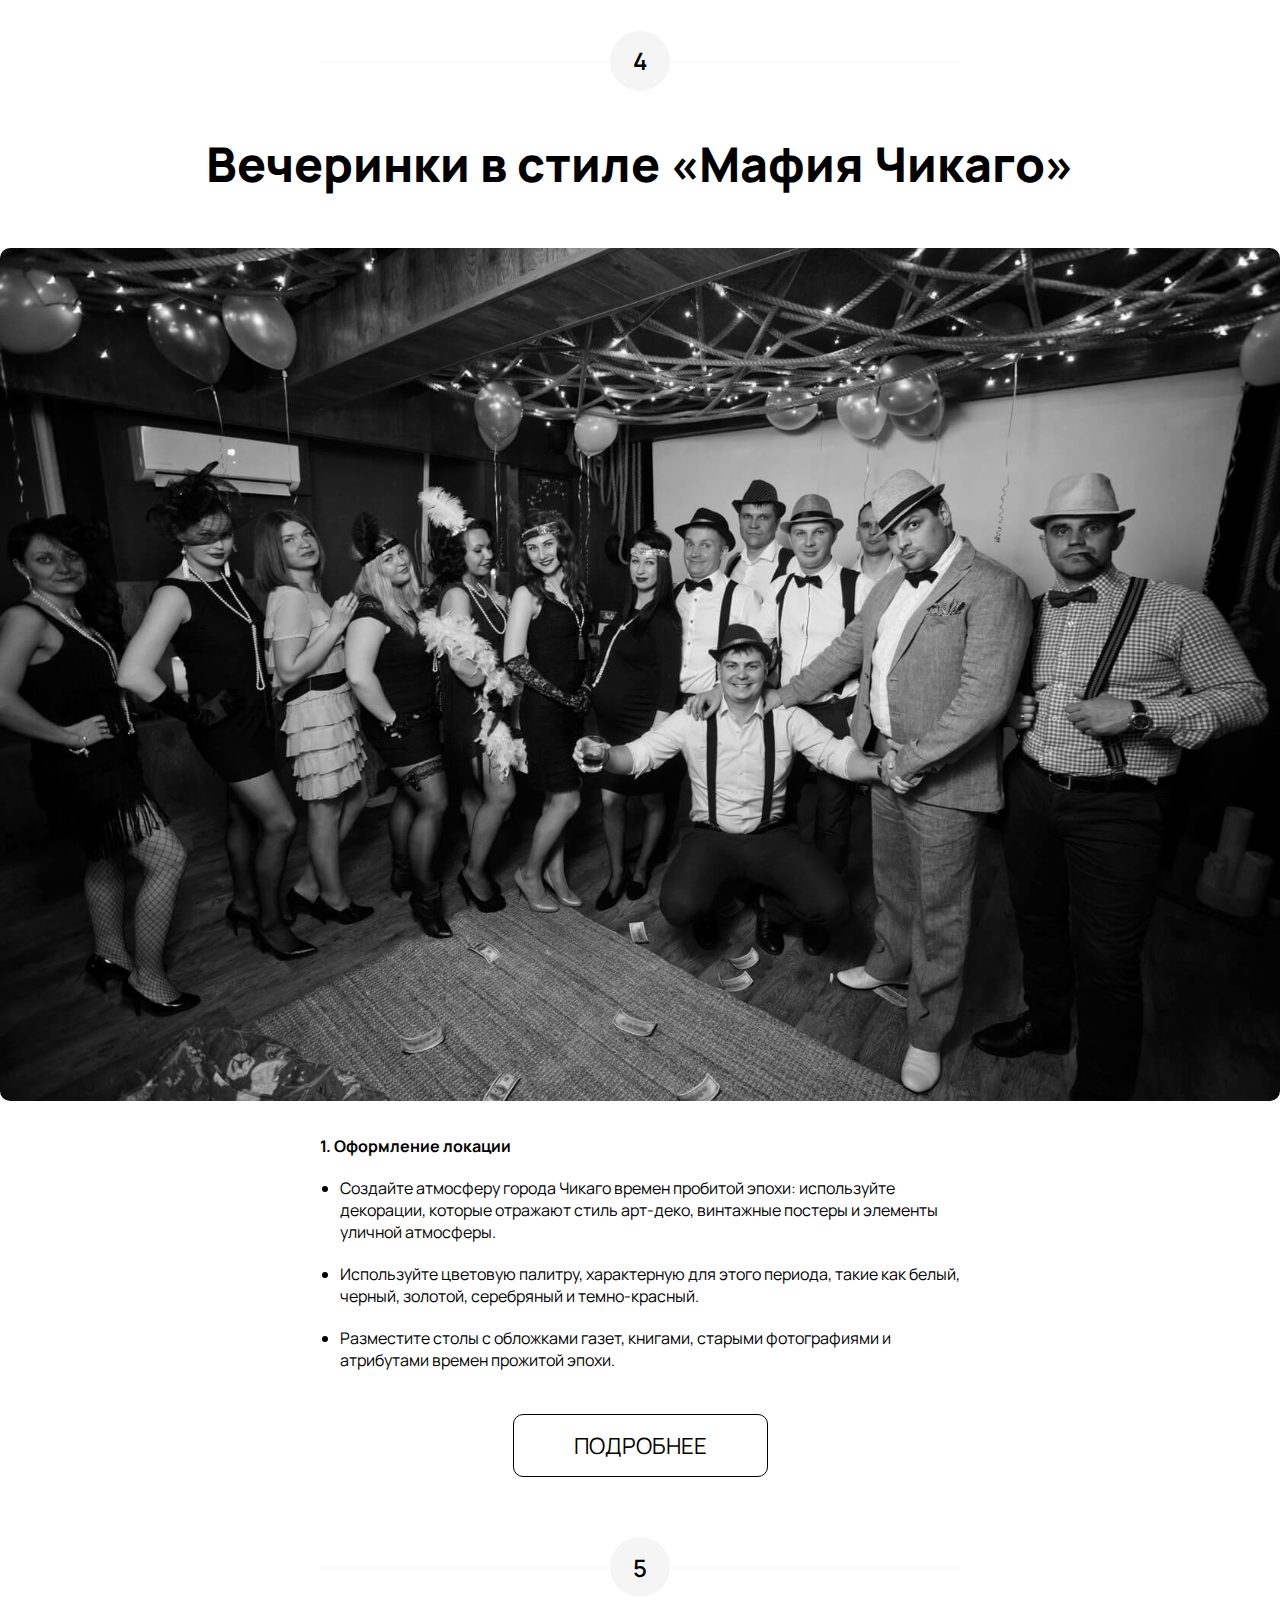
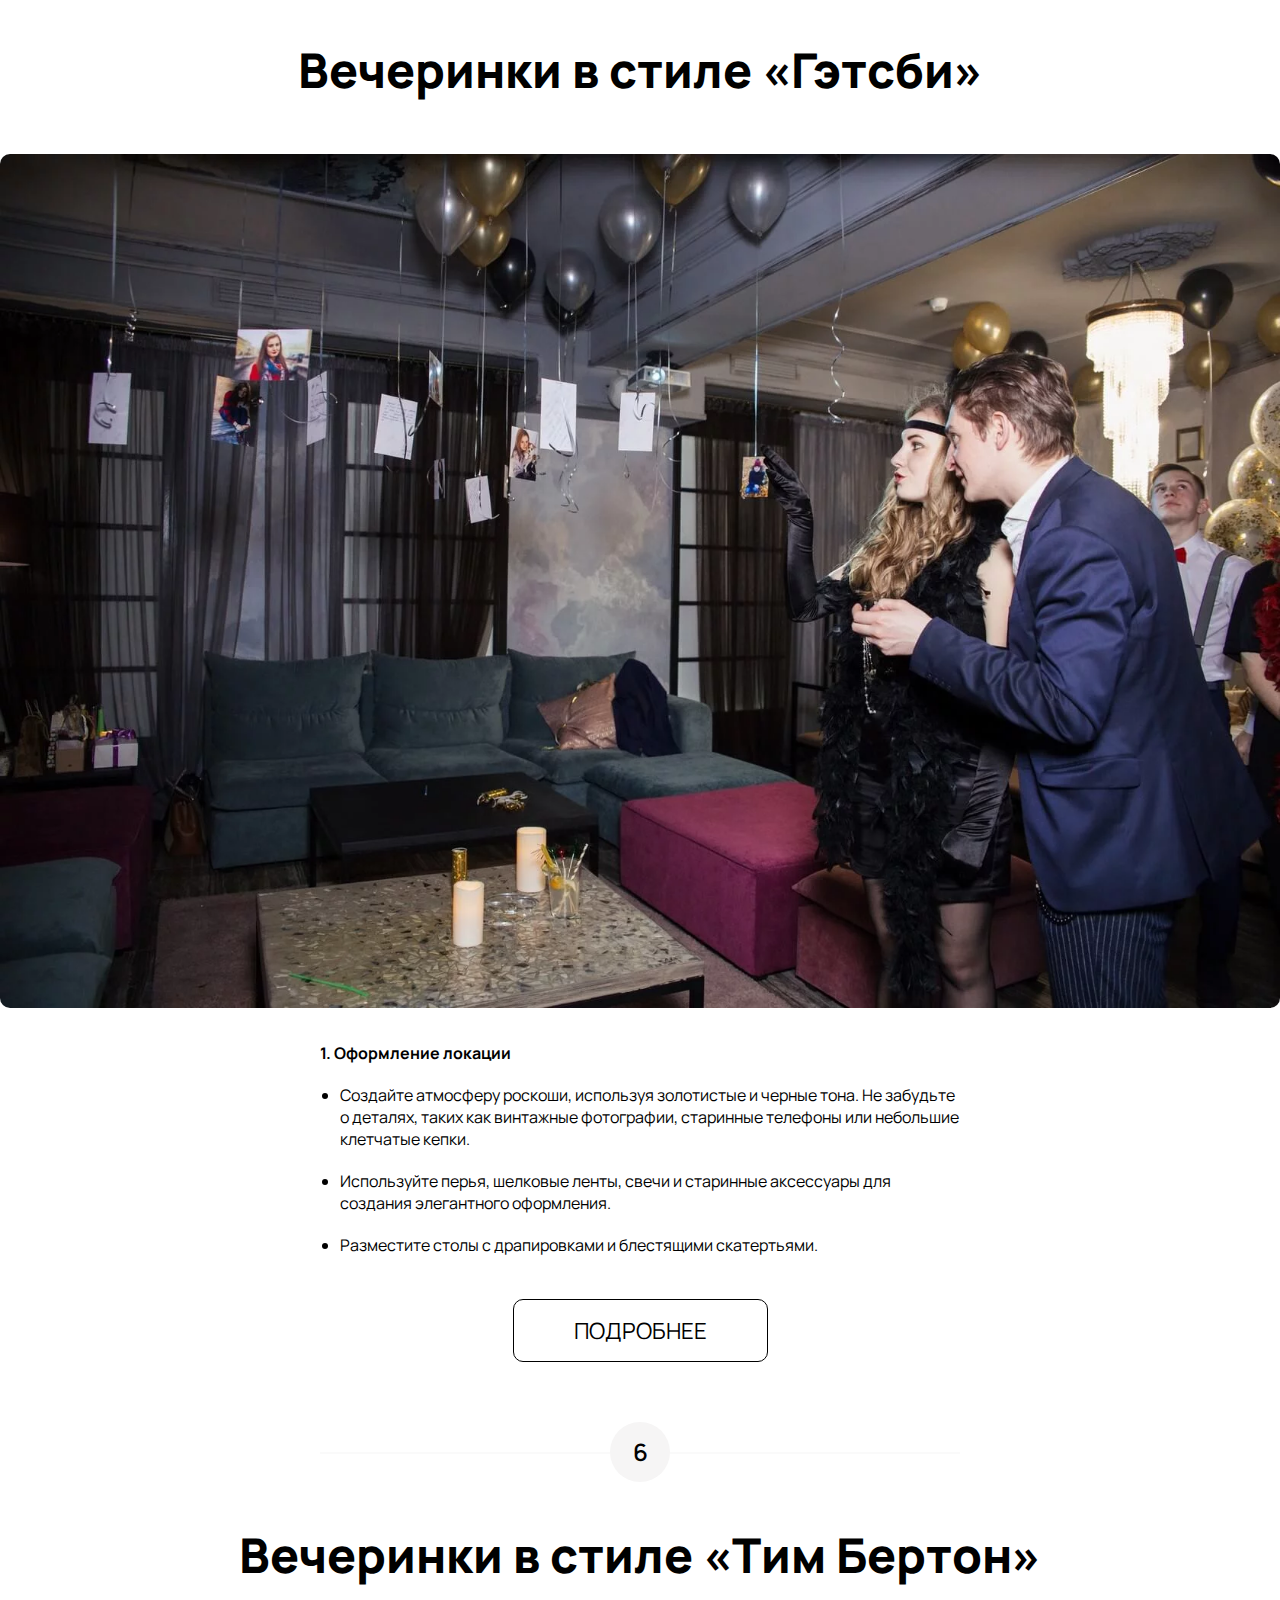
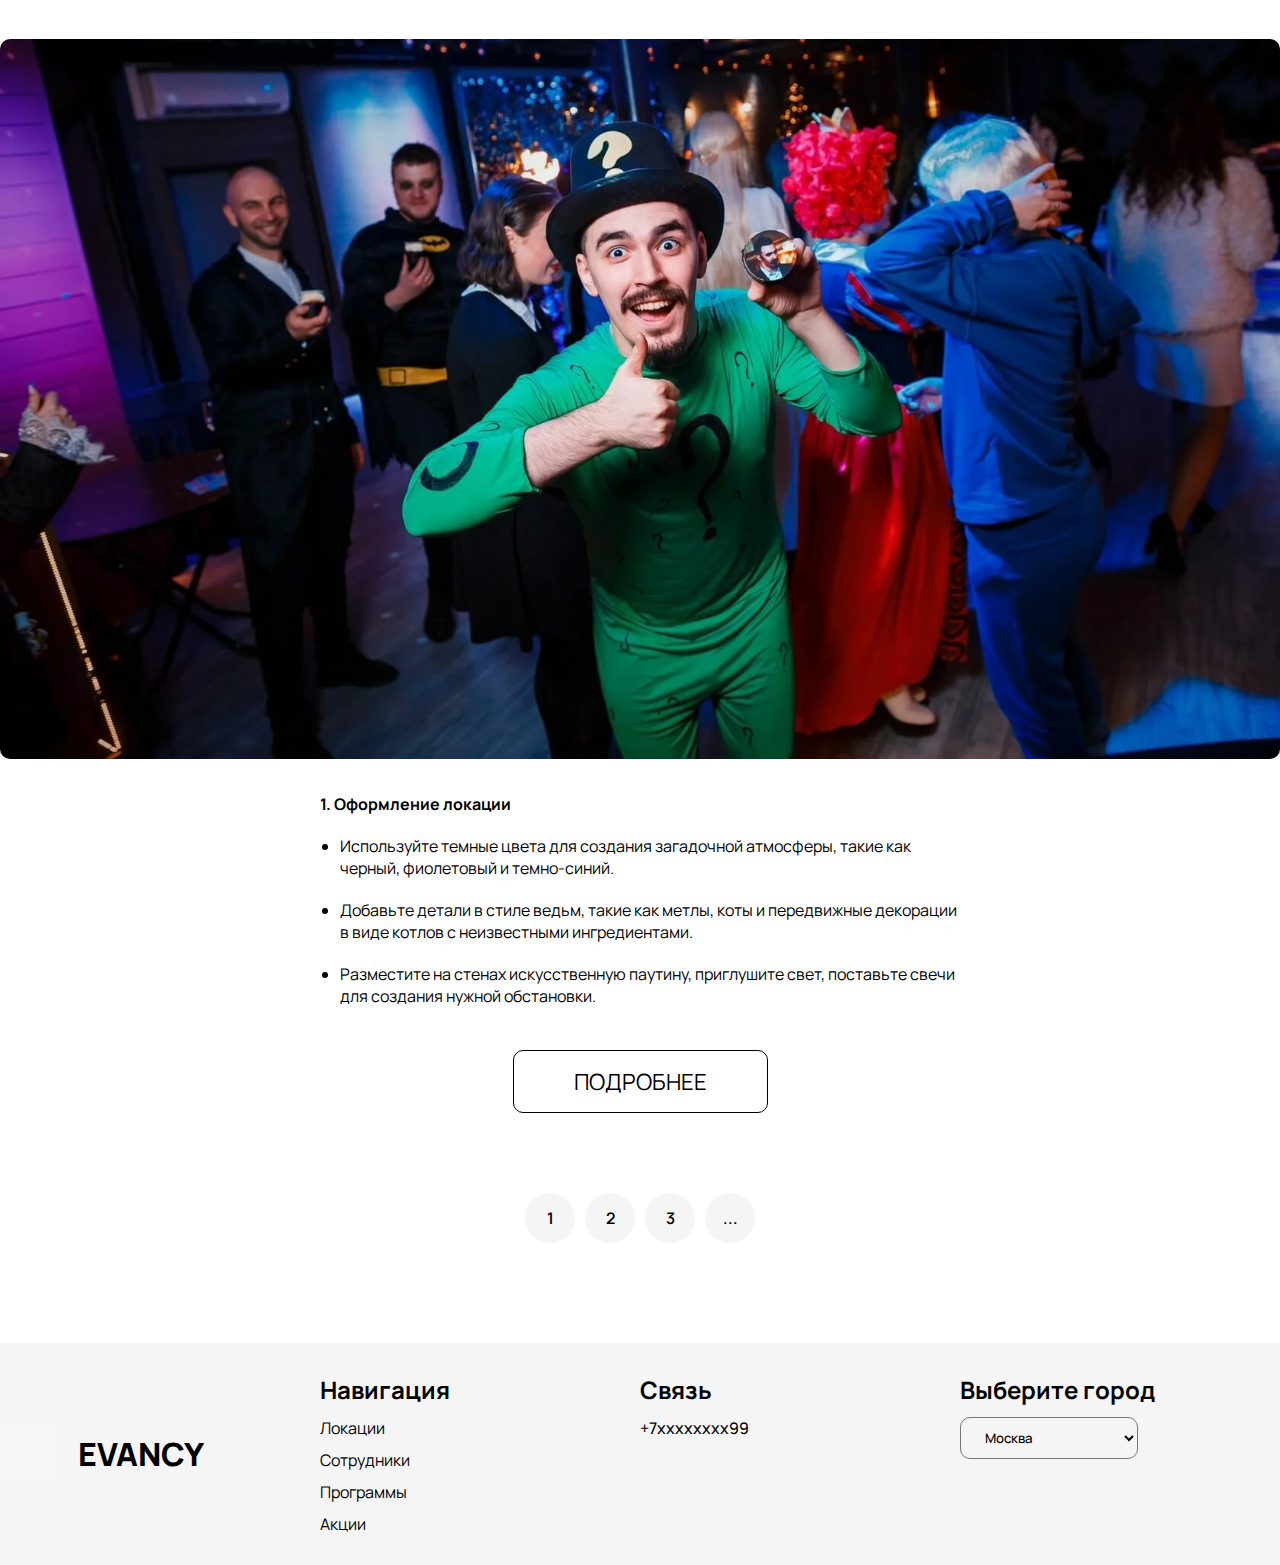
<file: programs.html>
<!doctype html>
<html lang="en">
<head>
    <meta charset="UTF-8">
    <meta name="viewport"
          content="width=device-width, user-scalable=no, initial-scale=1.0, maximum-scale=1.0, minimum-scale=1.0">
    <meta http-equiv="X-UA-Compatible" content="ie=edge">
    <link rel="stylesheet" href="./assets/styles/programs.css">
    <title>Программы</title>
</head>
<body>
<div style="background-color: var(--background-color);">
    <header class="">
        <div class="container flex items-center justify-between">
            <a href="./index.html" class="logo text-black flex items-center">
                <div style="border-radius: 8px; background-color: rgba(255,255,255, .1); width: 60px; height: 60px;"></div>
                <h1 class="font-manrope-extrabold">EVANCY</h1>
            </a>
            <nav>
                <ul class="flex items-center">
                    <li>
                        <a href="./locations.html" class="font-manrope-medium">
                            Локации
                        </a>
                    </li>
                    <li>
                        <a href="./employees.html" class="font-manrope-medium">
                            Сотрудники
                        </a>
                    </li>
                    <li>
                        <a href="./programs.html" class="font-manrope-medium">
                            Программы
                        </a>
                    </li>
                    <li>
                        <a href="./discounts.html" class="font-manrope-medium">
                            Акции
                        </a>
                    </li>
                </ul>
            </nav>
            <div class="font-manrope-medium">
                <a href="tel:7xxxxxxxx99" class="text-black">
                    +7xxxxxxxx99
                </a>
            </div>
            <div class="program__photo">
                <select>
                    <option disabled>Выберите город</option>
                    <option class="font-manrope-bold">Москва</option>
                    <option class="font-manrope-bold">Санкт-Петербург</option>
                    <option class="font-manrope-bold">Нижний Новгород</option>
                </select>
            </div>
            <div class="program__photo">
                <a href="register.html" class="font-manrope-medium flex items-center gap-1 text-black">
                    Войти
                    <span class="flex items-center">
                        <svg xmlns="http://www.w3.org/2000/svg" width="24" height="24" viewBox="0 0 256 256"><path
                                fill="currentColor"
                                d="m220.24 132.24l-72 72a6 6 0 0 1-8.48-8.48L201.51 134H40a6 6 0 0 1 0-12h161.51l-61.75-61.76a6 6 0 0 1 8.48-8.48l72 72a6 6 0 0 1 0 8.48"/></svg>
                    </span>
                </a>
            </div>
        </div>
    </header>
</div>
<main>
    <section class="section-padding">
        <h1 class="section-title text-center font-manrope-bold">
            Программы
        </h1>
        <div class="container">
            <div class="program__card__ver__2 flex flex-col items-center">
                <div class="program__number">
                    1
                </div>
                <h2 class="font-manrope-extrabold text-center mt-7">Вечеринки в стиле «Игры престолов/Дом дракона»</h2>
                <div class="program__photo__ver__2 mt-10">
                    <img src="./assets/images/programs/GameOfThrones/GameOfThrones_5.jpg" alt="">
                </div>
                <div class="program__plan">
                    <div class="program__plan__title">
                        <span>
                            1. Оформление локации
                        </span>
                    </div>

                    <div class="program__plan__specification">
                        <ul>
                            <li>
                                Фантомки, знамена и флаги различных "домов" из мира "Игры престолов" по всему
                                помещению.
                            </li>
                            <li>
                                Cвечи, люстры и торшеры для создания атмосферы средневековой замковой залы.
                            </li>
                            <li>
                                Реплики оружия на стенах и оформите столы соответствующими предметами,
                                такими как рыцарские щиты и свитки.
                            </li>
                        </ul>
                    </div>
                    <div class="flex justify-center items-center mt-5">
                        <a href="./program_detail.html" class="card__button font-manrope-regular">
                            ПОДРОБНЕЕ
                        </a>
                    </div>
                </div>
            </div>
            <div class="program__card__ver__2 flex flex-col items-center">
                <div class="program__number">
                    2
                </div>
                <h2 class="font-manrope-extrabold text-center mt-7">
                    Вечеринки в стиле «Глэм Рок»
                </h2>
                <div class="program__photo__ver__2 mt-10">
                    <img src="./assets/images/programs/Glam-Rock/Glam-Rock_1.jpg" alt="">
                </div>
                <div class="program__plan">
                    <div class="program__plan__title">
                        <span>
                            1. Оформление локации
                        </span>
                    </div>

                    <div class="program__plan__specification">
                        <ul>
                            <li>
                                Используйте множество металлических, блестящих и глиттерных элементов в декоре
                                помещения. Навесьте блестящие гирлянды и зеркальные шарики для создания мерцающей
                                атмосферы глэм-рока.
                            </li>
                            <li>
                                Разместите афиши и изображения знаменитых групп глэм-рока на стенах.
                            </li>
                            <li>
                                Добавьте яркое освещение, использование светомузыки и стобоскопических эффектов, чтобы
                                создать энергичную атмосферу на танцполе.
                            </li>
                        </ul>
                    </div>
                    <div class="flex justify-center items-center mt-5">
                        <a href="#" class="card__button font-manrope-regular">
                            ПОДРОБНЕЕ
                        </a>
                    </div>
                </div>
            </div>
            <div class="program__card__ver__2 flex flex-col items-center">
                <div class="program__number">
                    3
                </div>
                <h2 class="font-manrope-extrabold text-center mt-7">
                    Тематическая вечеринки в стиле «Барби»
                </h2>
                <div class="program__photo__ver__2 mt-10">
                    <img src="./assets/images/programs/Barbie/Barbie_3.jpeg" alt="">
                </div>
                <div class="program__plan">
                    <div class="program__plan__title">
                        <span>
                            1. Оформление локации
                        </span>
                    </div>

                    <div class="program__plan__specification">
                        <ul>
                            <li>
                                Используйте яркие и пастельные цвета, такие как розовый, фиолетовый, голубой и белый, в
                                декоре помещения.

                            </li>
                            <li>
                                Разместите большие куклы Барби, аксессуары и фантазийные украшения, чтобы создать
                                атмосферу кукольного мира.
                            </li>
                            <li>
                                Добавьте в декорацию блестки, гирлянды и цветочные композиции для придания элегантности.
                            </li>
                        </ul>
                    </div>
                    <div class="flex justify-center items-center mt-5">
                        <a href="#" class="card__button font-manrope-regular">
                            ПОДРОБНЕЕ
                        </a>
                    </div>
                </div>
            </div>
            <div class="program__card__ver__2 flex flex-col items-center">
                <div class="program__number">
                    4
                </div>
                <h2 class="font-manrope-extrabold text-center mt-7">
                    Вечеринки в стиле «Мафия Чикаго»
                </h2>
                <div class="program__photo__ver__2 mt-10">
                    <img src="./assets/images/programs/Mafia/Mafia_1.jpg" alt="">
                </div>
                <div class="program__plan">
                    <div class="program__plan__title">
                        <span>
                            1. Оформление локации
                        </span>
                    </div>

                    <div class="program__plan__specification">
                        <ul>
                            <li>
                                Создайте атмосферу города Чикаго времен пробитой эпохи: используйте декорации, которые
                                отражают стиль арт-деко, винтажные постеры и элементы уличной атмосферы.
                            </li>
                            <li>
                                Используйте цветовую палитру, характерную для этого периода, такие как белый, черный,
                                золотой, серебряный и темно-красный.
                            </li>
                            <li>
                                Разместите столы с обложками газет, книгами, старыми фотографиями и атрибутами времен
                                прожитой эпохи.
                            </li>
                        </ul>
                    </div>
                    <div class="flex justify-center items-center mt-5">
                        <a href="#" class="card__button font-manrope-regular">
                            ПОДРОБНЕЕ
                        </a>
                    </div>
                </div>
            </div>
            <div class="program__card__ver__2 flex flex-col items-center">
                <div class="program__number">
                    5
                </div>
                <h2 class="font-manrope-extrabold text-center mt-7">
                    Вечеринки в стиле «Гэтсби»
                </h2>
                <div class="program__photo__ver__2 mt-10">
                    <img src="./assets/images/programs/Gatsby/Gatsby_2.jpg" alt="">
                </div>
                <div class="program__plan">
                    <div class="program__plan__title">
                        <span>
                            1. Оформление локации
                        </span>
                    </div>

                    <div class="program__plan__specification">
                        <ul>
                            <li>
                                Создайте атмосферу роскоши, используя золотистые и черные тона. Не забудьте о деталях,
                                таких как винтажные фотографии, старинные телефоны или небольшие клетчатые кепки.
                            </li>
                            <li>
                                Используйте перья, шелковые ленты, свечи и старинные аксессуары для создания элегантного
                                оформления.
                            </li>
                            <li>
                                Разместите столы с драпировками и блестящими скатертьями.
                            </li>
                        </ul>
                    </div>
                    <div class="flex justify-center items-center mt-5">
                        <a href="#" class="card__button font-manrope-regular">
                            ПОДРОБНЕЕ
                        </a>
                    </div>
                </div>
            </div>
            <div class="program__card__ver__2 flex flex-col items-center">
                <div class="program__number">
                    6
                </div>
                <h2 class="font-manrope-extrabold text-center mt-7">
                    Вечеринки в стиле «Тим Бертон»
                </h2>
                <div class="program__photo__ver__2 mt-10">
                    <img src="./assets/images/programs/TimBerton/Berton_6.jpg" alt="">
                </div>
                <div class="program__plan">
                    <div class="program__plan__title">
                        <span>
                            1. Оформление локации
                        </span>
                    </div>

                    <div class="program__plan__specification">
                        <ul>
                            <li>
                                Используйте темные цвета для создания загадочной атмосферы, такие как черный, фиолетовый
                                и темно-синий.
                            </li>
                            <li>
                                Добавьте детали в стиле ведьм, такие как метлы, коты и передвижные декорации в виде
                                котлов с неизвестными ингредиентами.
                            </li>
                            <li>
                                Разместите на стенах искусственную паутину, приглушите свет, поставьте свечи для
                                создания нужной обстановки.
                            </li>
                        </ul>
                    </div>
                    <div class="flex justify-center items-center mt-5">
                        <a href="#" class="card__button font-manrope-regular">
                            ПОДРОБНЕЕ
                        </a>
                    </div>
                </div>
            </div>
        </div>


        <div class="pagination flex justify-center mt-14">
            <div class="pages flex">
                <a href="" class="page">
                    1
                </a>
                <a href="" class="page">
                    2
                </a>
                <a href="" class="page">
                    3
                </a>
                <a href="" class="page">
                    ...
                </a>
            </div>
        </div>
    </section>
</main>
<footer>
    <div class="container">
        <div class="logo flex items-center">
            <div style="border-radius: 8px; background-color: rgba(255,255,255, .1); width: 60px; height: 60px;"></div>
            <h1 class="font-manrope-extrabold">EVANCY</h1>
        </div>
        <div class="flex flex-col">
            <h2 class="font-manrope-bold">Навигация</h2>
            <div class="flex flex-col mt-2">
                <nav>
                    <ul class="flex flex-col">
                        <li>
                            <a href="./locations.html" class="font-manrope-regular">
                                Локации
                            </a>
                        </li>
                        <li>
                            <a href="./employees.html" class="font-manrope-regular">
                                Сотрудники
                            </a>
                        </li>
                        <li>
                            <a href="" class="font-manrope-regular">
                                Программы
                            </a>
                        </li>
                        <li>
                            <a href="" class="font-manrope-regular">
                                Акции
                            </a>
                        </li>
                    </ul>
                </nav>
            </div>
        </div>
        <div class="font-manrope-medium">
            <h2 class="font-manrope-bold">
                Связь
            </h2>
            <div class="mt-2">
                <a href="tel:7xxxxxxxx99" class="text-black mt-2">
                    +7xxxxxxxx99
                </a>
            </div>
        </div>
        <div class="flex flex-col">
            <h2 class="font-manrope-bold">
                Выберите город
            </h2>
            <div class="mt-2">
                <select>
                    <option disabled>Выберите город</option>
                    <option class="font-manrope-bold">Москва</option>
                    <option class="font-manrope-bold">Санкт-Петербург</option>
                    <option class="font-manrope-bold">Нижний Новгород</option>
                </select>
            </div>
        </div>
    </div>
</footer>
</body>
</html>
</file>
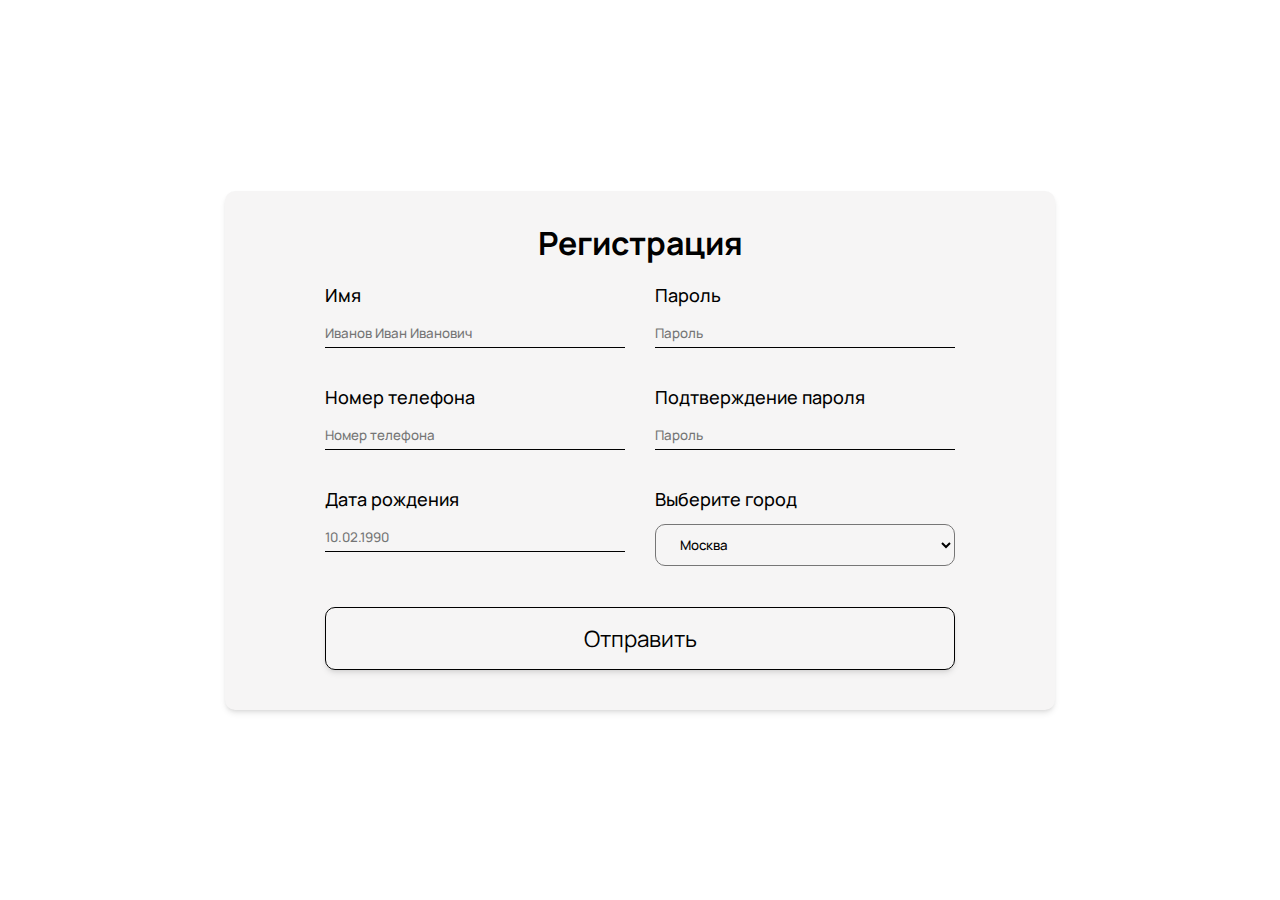
<file: register.html>
<!doctype html>
<html lang="en">
<head>
    <meta charset="UTF-8">
    <meta name="viewport"
          content="width=device-width, user-scalable=no, initial-scale=1.0, maximum-scale=1.0, minimum-scale=1.0">
    <meta http-equiv="X-UA-Compatible" content="ie=edge">
    <link rel="stylesheet" href="./assets/styles/register.css">
    <title>Registration</title>
</head>
<body>
<div class="wrapper__register">
    <form action="" method="post" class="flex flex-col items-center">
        <div class="">
            <h1 class="font-manrope-bold mb-4">Регистрация</h1>
        </div>
        <div class="flex gapped__fields">
            <div class="col-6">
                <div class="flex flex-col w-full items-center">
                    <label for="fio" class="font-manrope-medium text-lg text-start">
                        Имя
                    </label>
                    <input type="text" class="font-manrope-medium" id="fio" placeholder="Иванов Иван Иванович">
                </div>
                <div class="flex flex-col w-full items-center">
                    <label for="phone_number" class="font-manrope-medium text-start text-lg">
                        Номер телефона
                    </label>
                    <input type="text" class="font-manrope-medium" id="phone_number" placeholder="Номер телефона">
                </div>
                <div class="flex flex-col w-full items-center">
                    <label for="date" class="font-manrope-medium text-start text-lg">
                        Дата рождения
                    </label>
                    <input type="text" id="date" placeholder="10.02.1990" class="font-manrope-medium"
                           onfocus="(this.type='date')" onblur="(this.type='text')">
                </div>
            </div>
            <div class="col-6">
                <div class="flex flex-col w-full items-center">
                    <label for="password" class="font-manrope-medium text-start text-lg">
                        Пароль
                    </label>
                    <input type="password" class="font-manrope-medium" id="password" placeholder="Пароль">
                </div>
                <div class="flex flex-col w-full items-center">
                    <label for="password_confirmation" class="font-manrope-medium text-start text-lg">
                        Подтверждение пароля
                    </label>
                    <input type="text" class="font-manrope-medium" id="password_confirmation" placeholder="Пароль">
                </div>
                <div class="flex flex-col w-full">
                    <label for="city" class="font-manrope-medium text-lg">
                        Выберите город
                    </label>
                    <select id="city" class="mt-2">
                        <option disabled>Выберите город</option>
                        <option class="font-manrope-bold">Москва</option>
                        <option class="font-manrope-bold">Санкт-Петербург</option>
                        <option class="font-manrope-bold">Нижний Новгород</option>
                    </select>
                </div>
            </div>
        </div>
        <a href="login.html" type="submit" class="card__button">
            Отправить
        </a>
    </form>
</div>
</body>
</html>
</file>
<file: assets/styles/style.css>
@import url("../fonts/fonts.css");
@import url("./tw.css");

* {
    margin: 0;
    padding: 0;
    box-sizing: border-box;
}

:root {
    --background-color: #f6f5f5;
    --box-shadow: 0 4px 6px -1px rgb(0 0 0 / 0.1), 0 2px 4px -2px rgb(0 0 0 / 0.1);
}

header {
    padding: 30px 0;
}

.logo {
    gap: 1.1rem;
}

a {
    text-decoration: none;
}

ul {
    gap: 20px;
}

li {
    list-style: none;
}

ul li a {
    color: black;
}

.main-screen {
    height: 40vw;
}

.card {
    border: 1px solid black;
    padding: 30px 40px;
    border-radius: 15px;
    box-shadow: var(--box-shadow);
}

.card__title {
    font-size: 2rem;
}

.card__description {
    font-size: 1.2rem;
    word-wrap: break-word;
}

.card__button {
    margin-top: .7rem;
    border-radius: 10px;
    cursor: pointer;
    color: black;
    background-color: transparent;
    border: 1px solid black;
    padding: 15px 60px;
    font-size: 1.4rem;
}

.right {
    top: 50%;
    right: -15%;
    transform: translate(-50%, -50%);
}

.left {
    top: 50%;
    left: -10%;
    transform: translate(-50%, -50%);
}

.arrow {
    cursor: pointer;
    font-size: 3rem;
}

.section-padding {
    padding: 100px 0;
}

.section-padding-bottom {
    padding-bottom: 100px;
}

.stat__title {
    font-size: 4rem;
    font-weight: bold;
}

.stat__description {
    font-size: 2rem;
}

.section-title {
    font-size: 4.5rem;
}

.employee__img {
    border-radius: 100%;
    width: 100%;
    max-width: 100%;
    padding-bottom: 100%;
    background-size: cover;
    background-position: center;
}

select {
    padding: 10px 20px;
    border-radius: 10px;
    background-color: transparent;
    font-family: 'Manrope', sans-serif;
    font-weight: 500;
}

.employee__title {
    font-size: 1.5rem;
    margin-top: 8px;
}

.employee__description {
    font-size: .9rem;
    margin-top: 2px;
}

.employee__card {
    border: 1px transparent solid;
    border-radius: 20px;
    transition: .5s all;
}

.employee__card:hover {
    transition: .3s all ease-in-out;
    background-color: rgba(0, 0, 0, .05);
}

.cases {
    flex-wrap: wrap;
    gap: 3px;
}

.case__img {
    width: 100%;
    max-width: 100%;
    padding-bottom: 100%;
    background-size: cover;
    background-position: center;
    transition: .5s all;
}

.case__img:hover {
    filter: brightness(70%);
    transition: .3s ease-in-out all;
}

.wrapper__service__card {
    min-height: 200px;
    padding: 3px;
}

.service__card {
    height: 100%;
    font-family: 'Manrope', sans-serif;
    font-weight: 600;
    display: flex;
    align-items: center;
    font-size: 1.5rem;
    border: 2px solid rgba(128, 128, 128, .5);
    border-radius: 10px;
    padding: 20px;
    margin-top: 15px;
    box-shadow: 0 4px 6px -1px rgb(0 0 0 / 0.1), 0 2px 4px -2px rgb(0 0 0 / 0.1);
}

.steps {
    display: grid;
    grid-gap: 60px;
    align-items: end;
    grid-template-columns: repeat(3, 1fr);
    position: relative;
}

.step__first:before {
    content: 'Этап 1';
    font-family: 'Manrope', sans-serif;
    font-weight: 500;
    transform: translateY(-100%);
}

.step__steps p {
    margin-top: 15px;
}

.step__title {
    font-size: 32px;
}

.step__desc {
    position: relative;
    padding-left: 1.7vw;
    font-size: 24px;
    font-weight: 400;
}

.sdf:before {
    content: '(1)';
    position: absolute;
    font-size: 12px;
    top: 0;
    transform: translateY(50%);
    left: 0;
}

.sds:before {
    content: '(2)';
    position: absolute;
    font-size: 12px;
    top: 0;
    transform: translateY(50%);
    left: 0;
}

.sdt:before {
    content: '(3)';
    position: absolute;
    font-size: 12px;
    top: 0;
    transform: translateY(50%);
    left: 0;
}

.sdfth:before {
    content: '(4)';
    position: absolute;
    font-size: 12px;
    top: 0;
    transform: translateY(50%);
    left: 0;
}

.sdfifth:before {
    content: '(5)';
    font-size: 12px;
    position: absolute;
    top: 0;
    transform: translateY(50%);
    left: 0;
}

.step__second:before {
    content: 'Этап 2';
    position: absolute;
    transform: translateY(-100%);
    font-family: 'Manrope', sans-serif;
}

.step__third:before {
    content: 'Этап 3';
    position: absolute;
    transform: translateY(-100%);
    font-family: 'Manrope', sans-serif;
}

input {
    display: block;
    outline: none;
    padding: 5px 0;
    border: none;
    border-bottom: 1px solid black;
    margin-bottom: 35px;
    width: 50%;
    margin-top: 10px;
}

textarea {
    margin-top: 5px;
    height: 135px;
    padding: 5px;
    border: none;
    border-bottom: 1px solid black;
    display: block;
    outline: none;
    width: 50%;
    font-family: 'Manrope', sans-serif;
}

.budget {
    border-radius: 50px;
    border: 1px solid black;
    font-family: 'Manrope', sans-serif;
    padding: 4px 10px;
}

.active-budget {
    color: white;
    background: black;
}

form .card__button {
    margin-top: 40px;
    width: 50%;
}

footer {
    padding: 30px 0;
    background: var(--background-color);
}

footer .container {
    display: grid;
    grid-template-columns: repeat(4, 1fr);
}

footer ul {
    gap: 10px; !important;
}

form label {
    width: 50%;
}
</file>
<file: assets/styles/discounts.css>
@import url('./programs.css');

.program__card__ver__2:before {
    display: none;
}

.program__card__ver__2 {
    margin-top: 10px;
}

.program__card__ver__2 h2 {
    padding: 0 50px;
}
</file>
<file: assets/styles/employees.css>
@import url('./style.css');
</file>
<file: assets/styles/locations.css>
@import url("./style.css");
</file>
<file: assets/styles/login.css>
@import url("register.css");

form .card__button {
    margin-top: 0;
}
</file>
<file: assets/styles/programs.css>
@import url('./style.css');

.program__photos {
    flex-wrap: wrap;
}

.program__photos .program__photo {
    width: 25%;
    object-fit: cover;
    object-position: center;
    max-height: 301px;
}

.program__photo img {
    width: 100%;
    height: 100%;
}


.program__card h2 {
    margin: 40px 0 80px;
    text-align: center;
    font-size: 3rem;
}

.program__number {
    display: flex;
    justify-content: center;
    align-items: center;
    border-radius: 100%;
    background-color: var(--background-color);
    width: 60px;
    height: 60px;
    font-size: 1.5rem;
    font-family: 'Manrope', sans-serif;
    font-weight: 600;
    position: relative;
}

.program__card:before {
    position: absolute;
    content: '';
    width: 50%;
    top: 30px;
    transform: translate(-50%, 50%);
    right: 0;
    height: 1px;
    background-color: var(--background-color);
}

.program__plan {
    width: 50%;
}


.program__plan__title {
    font-family: 'Manrope', sans-serif;
    font-weight: 700;
    margin-top: 30px;
}

.program__plan__specification {
    margin: 20px 0;
}

ul li {
    margin: 20px 0;
    list-style-type: disc;
    font-family: 'Manrope', sans-serif;
}

ul {
    margin-left: 20px;
}

.program__card {
    margin-top: 80px;
}

.pages {
    gap: 10px;
}

.page {
    color: black;
    border-radius: 50%;
    background-color: var(--background-color);
    font-family: 'Manrope', sans-serif;
    font-weight: 600;
    height: 50px;
    width: 50px;
    display: flex;
    justify-content: center;
    align-items: center;
}

.program__card__ver__2 {
    margin-top: 60px;
    position: relative;
}

.program__card__ver__2 h2 {
    font-size: 3rem;
}


.program__photo__ver__2 {
    object-fit: cover;
    object-position: center;
}

.program__photo__ver__2 img {
    width: 100%;
    border-radius: 10px;
}

.program__card__ver__2:before {
    position: absolute;
    content: '';
    width: 50%;
    top: 30px;
    transform: translate(-50%, 50%);
    right: 0;
    height: 1px;
    background-color: var(--background-color);
}

footer ul li {
    margin: 0;
}

footer ul {
    margin-left: 0;
}

header ul li, footer ul li {
    list-style-type: none;
}

/*https://eventsecret.ru/top-tematiki-den-rozhdeniya?ysclid=lrivjqwhtj330615741*/
</file>
<file: assets/styles/register.css>
@import url('./style.css');

.wrapper__register {
    min-height: 100vh;
    display: flex;
    justify-content: center;
    align-items: center;
}

form {
    background-color: var(--background-color);
    padding: 30px 100px 40px;
    border-radius: 10px;
    box-shadow: var(--box-shadow);
}

form .card__button {
    width: 100%;
}

form input, textarea {
    width: 100%;
    min-width: 300px;
    background-color: transparent;
}

form label {
    width: 100%; !important;
}

.gapped__fields {
    gap: 30px;
}

form .card__button {
    display: flex;
    justify-content: center;
    align-items: center;
    font-family: 'Manrope', sans-serif;
    margin-top: 20px; !important;
    box-shadow: var(--box-shadow);
}
</file>
